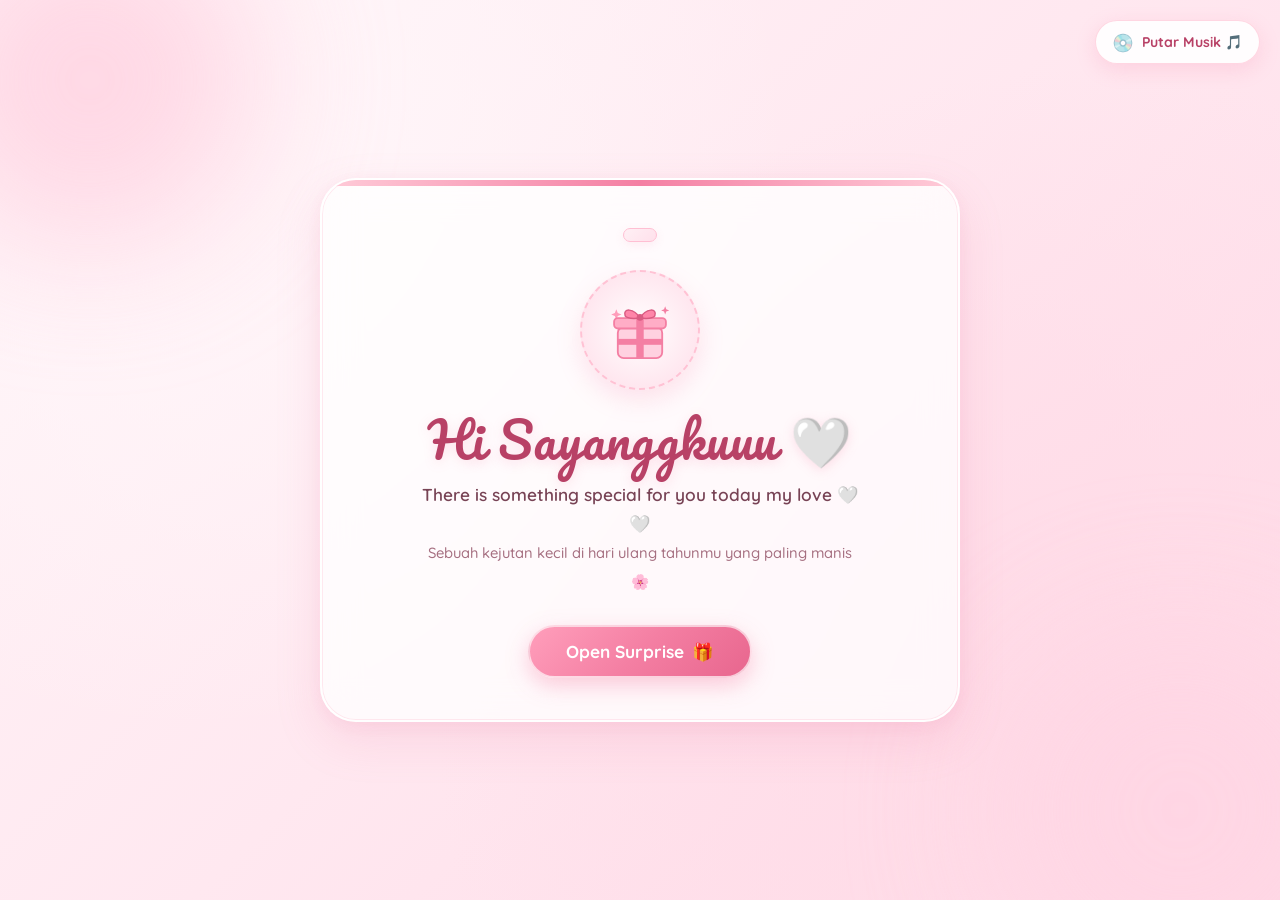
<file: index.html>
<!DOCTYPE html>
<html lang="id">
<head>
    <meta charset="UTF-8">
    <meta name="viewport" content="width=device-width, initial-scale=1.0">
    <title>Happy Birthday Sayanggkuuu 🤍🫶🏻</title>
    <link rel="stylesheet" href="style.css">
</head>
<body>

    <!-- Container Animasi Hati & Kelopak Sakura -->
    <div id="hearts-container"></div>

    <!-- Tombol Musik Mengambang -->
    <button id="music-btn" class="music-toggle" onclick="toggleBgMusic()">
        <span class="disc">💿</span>
        <span id="music-label">Putar Musik 🎵</span>
    </button>

    <!-- Audio Player -->
    <audio id="bg-music" loop>
        <source src="Party.mp3" type="audio/mpeg">
    </audio>

    <!-- HALAMAN 1: LAYAR AWAL -->
    <div id="page-1" class="container fade-in">
        <div class="welcome-card">
            <div class="ribbon-badge"></div>

            <!-- Ilustrasi Kado Pink Muda Custom SVG -->
            <div class="gift-illustration">
                <svg width="74" height="74" viewBox="0 0 100 100" fill="none" xmlns="http://www.w3.org/2000/svg">
                    <!-- Sparkles -->
                    <path d="M18 22L20 27L25 29L20 31L18 36L16 31L11 29L16 27L18 22Z" fill="#FF9EBB"/>
                    <path d="M84 18L85.5 22L89.5 23.5L85.5 25L84 29L82.5 25L78.5 23.5L82.5 22L84 18Z" fill="#F47FA3"/>
                    <!-- Kotak Kado Bawah -->
                    <rect x="20" y="46" width="60" height="42" rx="8" fill="#FFD1E0" stroke="#F47FA3" stroke-width="2.5"/>
                    <!-- Tutup Kado -->
                    <rect x="15" y="34" width="70" height="14" rx="5" fill="#FFADC6" stroke="#F47FA3" stroke-width="2.5"/>
                    <!-- Pita Vertikal & Horizontal -->
                    <rect x="45" y="34" width="10" height="54" fill="#F47FA3"/>
                    <rect x="20" y="62" width="60" height="8" fill="#F47FA3"/>
                    <!-- Pita Kupu-kupu Atas -->
                    <path d="M50 34C42 20 26 20 30 31C33 36 45 34 50 34Z" fill="#FF85A9" stroke="#D95B82" stroke-width="2"/>
                    <path d="M50 34C58 20 74 20 70 31C67 36 55 34 50 34Z" fill="#FF85A9" stroke="#D95B82" stroke-width="2"/>
                    <circle cx="50" cy="33" r="4.5" fill="#D95B82"/>
                </svg>
            </div>

            <h1 class="hero-title">Hi Sayanggkuuu 🤍</h1>
            <p class="hero-subtitle">
                There is something special for you today my love 🤍🤍<br>
                <span style="font-size: 0.92rem; color: var(--text-muted); font-weight: 500;">
                    Sebuah kejutan kecil di hari ulang tahunmu yang paling manis 🌸
                </span>
            </p>

            <button class="btn" onclick="startJourney()">
                <span>Open Surprise</span>
                <span>🎁</span>
            </button>
        </div>
    </div>

    <!-- Modal Passcode -->
    <div id="modal-passcode" class="modal-overlay hidden">
        <div class="modal-box" id="passcode-box">
            <button class="modal-close-x" onclick="closeModal('modal-passcode')" aria-label="Tutup">✕</button>
            <div class="ribbon-badge" style="margin-bottom: 10px;">🔐 Private Access</div>
            <h2 style="font-size: 1.9rem; margin-bottom: 6px;">Kode Rahasia 🩷</h2>
            <p style="font-size: 0.95rem; color: var(--text-body); font-weight: 600;">
                Masukkan 8 digit passcodenya yaa sayangg 🫶🏻
            </p>

            <!-- Indikator 8 Hati -->
            <div class="pin-dots" id="pin-dots">
                <div class="pin-dot">🤍</div>
                <div class="pin-dot">🤍</div>
                <div class="pin-dot">🤍</div>
                <div class="pin-dot">🤍</div>
                <div class="pin-dot">🤍</div>
                <div class="pin-dot">🤍</div>
                <div class="pin-dot">🤍</div>
                <div class="pin-dot">🤍</div>
            </div>

            <!-- Input Passcode -->
            <input
                type="password"
                inputmode="numeric"
                pattern="[0-9]*"
                maxlength="8"
                id="passcode-input"
                placeholder="Ketik 8 angka di sini..."
                oninput="autoCheckPasscode()"
            >

            <!-- Numpad Interaktif -->
            <div class="numpad">
                <button type="button" class="num-btn" onclick="pressDigit('1')">1</button>
                <button type="button" class="num-btn" onclick="pressDigit('2')">2</button>
                <button type="button" class="num-btn" onclick="pressDigit('3')">3</button>
                <button type="button" class="num-btn" onclick="pressDigit('4')">4</button>
                <button type="button" class="num-btn" onclick="pressDigit('5')">5</button>
                <button type="button" class="num-btn" onclick="pressDigit('6')">6</button>
                <button type="button" class="num-btn" onclick="pressDigit('7')">7</button>
                <button type="button" class="num-btn" onclick="pressDigit('8')">8</button>
                <button type="button" class="num-btn" onclick="pressDigit('9')">9</button>
                <button type="button" class="num-btn action-btn" onclick="clearDigits()">Reset</button>
                <button type="button" class="num-btn" onclick="pressDigit('0')">0</button>
                <button type="button" class="num-btn action-btn" onclick="backspaceDigit()">⌫</button>
            </div>

            <div id="error-msg" class="error-msg">
                Kodenya salah sayang, coba ingat-ingat lagi sayangg 😞😞
            </div>

            <button type="button" class="hint-toggle" onclick="toggleHint()">
                Lupa kodenya? Klik buat petunjuk 🤫
            </button>
            <div id="hint-box" class="hint-box hidden">
                💡 Format 8 angka (DDMMYYYY): Coba tanggal ulang tahunmu atau tanggal spesial kita berdua yaa sayangg 🩷
            </div>
        </div>
    </div>

    <script src="script.js"></script>
</body>
</html>
</file>
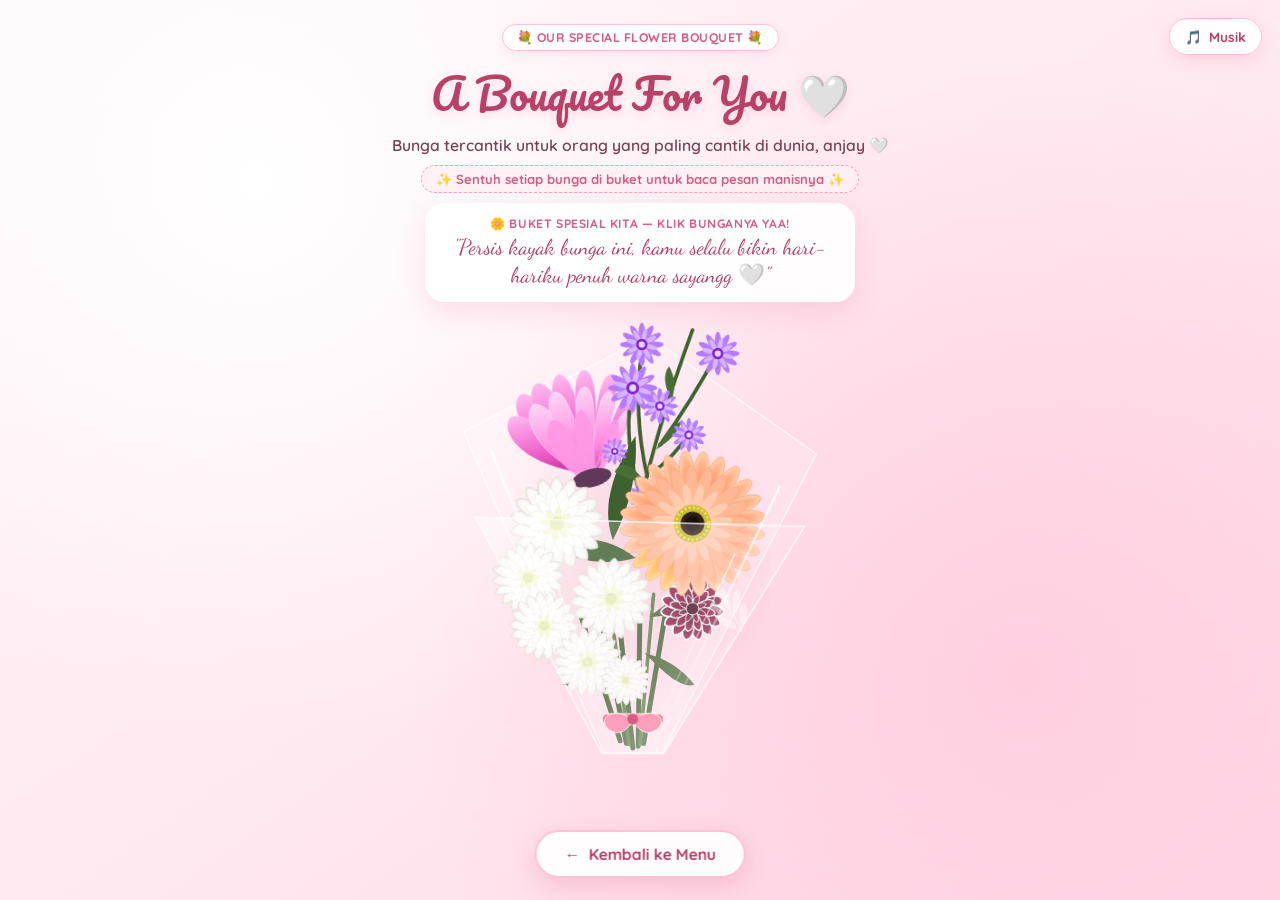
<file: h1.html>
<!DOCTYPE html>
<html lang="id">
<head>
    <meta charset="UTF-8">
    <meta name="viewport" content="width=device-width, initial-scale=1.0">
    <title>A Bouquet For You 💐 | Happy Birthday Sayanggkuuu 🤍</title>
    <link href="https://fonts.googleapis.com/css2?family=Dancing+Script:wght@700&family=Pacifico&family=Quicksand:wght@500;600;700&display=swap" rel="stylesheet">
    <style>
        :root {
            --bg-blush-1: #fff6f9;
            --bg-blush-2: #ffe8f0;
            --bg-blush-3: #ffd6e5;
            --pink-soft: #ffc2d4;
            --pink-pastel: #ff9ebb;
            --pink-primary: #f47fa3;
            --pink-deep: #d95b82;
            --text-heading: #b84166;
            --text-body: #784355;
        }

        * {
            box-sizing: border-box;
            margin: 0;
            padding: 0;
            -webkit-tap-highlight-color: transparent;
        }

        body {
            min-height: 100vh;
            background: radial-gradient(circle at 20% 20%, #ffffff 0%, transparent 45%),
                        radial-gradient(circle at 80% 75%, #ffcfe0 0%, transparent 50%),
                        linear-gradient(145deg, var(--bg-blush-1) 0%, var(--bg-blush-2) 55%, var(--bg-blush-3) 100%);
            font-family: 'Quicksand', sans-serif;
            color: var(--text-body);
            overflow-x: hidden;
            display: flex;
            flex-direction: column;
            align-items: center;
            padding: 20px 16px 100px;
            position: relative;
        }

        /* Floating Music Button */
        .music-toggle {
            position: fixed;
            top: 18px;
            right: 18px;
            z-index: 950;
            background: rgba(255, 255, 255, 0.9);
            backdrop-filter: blur(12px);
            border: 1.5px solid var(--pink-soft);
            color: var(--text-heading);
            padding: 9px 15px;
            border-radius: 50px;
            font-family: 'Quicksand', sans-serif;
            font-weight: 700;
            font-size: 0.85rem;
            cursor: pointer;
            display: flex;
            align-items: center;
            gap: 7px;
            box-shadow: 0 6px 18px rgba(244, 127, 163, 0.2);
            transition: all 0.3s ease;
        }
        .music-toggle:hover {
            transform: translateY(-2px);
            background: #fff;
        }

        /* Header Section */
        .header-box {
            text-align: center;
            z-index: 10;
            max-width: 540px;
            margin-top: 4px;
            animation: fadeDown 0.8s ease forwards;
        }

        @keyframes fadeDown {
            from { opacity: 0; transform: translateY(-15px); }
            to { opacity: 1; transform: translateY(0); }
        }

        .badge-top {
            display: inline-block;
            background: rgba(255, 255, 255, 0.88);
            border: 1px solid var(--pink-soft);
            color: var(--pink-deep);
            font-size: 0.78rem;
            font-weight: 700;
            padding: 5px 14px;
            border-radius: 999px;
            letter-spacing: 0.5px;
            text-transform: uppercase;
            margin-bottom: 6px;
            box-shadow: 0 4px 12px rgba(244, 127, 163, 0.12);
        }

        .title-text {
            font-family: 'Pacifico', cursive;
            font-size: clamp(1.95rem, 5.5vw, 2.6rem);
            color: var(--text-heading);
            text-shadow: 0 3px 10px rgba(244, 127, 163, 0.22);
            margin-bottom: 4px;
            font-weight: 400;
        }

        .subtitle {
            font-size: 0.98rem;
            color: var(--text-body);
            font-weight: 600;
            line-height: 1.45;
        }

        .interactive-hint {
            display: inline-flex;
            align-items: center;
            gap: 6px;
            margin-top: 8px;
            background: rgba(255, 240, 245, 0.92);
            border: 1px dashed var(--pink-pastel);
            color: var(--pink-deep);
            font-size: 0.82rem;
            font-weight: 700;
            padding: 5px 14px;
            border-radius: 999px;
        }

        /* Love Note Toast Card */
        .flower-note-card {
            margin-top: 10px;
            background: rgba(255, 255, 255, 0.92);
            backdrop-filter: blur(12px);
            border: 2px solid #ffffff;
            box-shadow: 0 10px 28px rgba(235, 120, 160, 0.2);
            padding: 11px 20px;
            border-radius: 20px;
            max-width: 430px;
            width: 94%;
            text-align: center;
            z-index: 20;
            transition: all 0.35s cubic-bezier(0.34, 1.56, 0.64, 1);
        }

        .flower-note-card.pop {
            transform: scale(1.04);
        }

        .flower-note-title {
            font-size: 0.76rem;
            font-weight: 700;
            color: var(--pink-deep);
            text-transform: uppercase;
            letter-spacing: 0.6px;
            margin-bottom: 2px;
        }

        .flower-note-text {
            font-family: 'Dancing Script', cursive;
            font-size: 1.35rem;
            color: var(--text-heading);
            line-height: 1.3;
        }

        /* Container Utama Buket (Mirip Buket Asli di Foto) */
        .bouquet-stage {
            position: relative;
            width: 380px;
            height: 490px;
            margin: 2px auto 6px;
            display: flex;
            justify-content: center;
            align-items: center;
            z-index: 10;
            animation: floatBouquet 4.5s ease-in-out infinite;
            will-change: transform;
        }

        @keyframes floatBouquet {
            0%, 100% { transform: translateY(0px) rotate(0deg); }
            50% { transform: translateY(-9px) rotate(0.8deg); }
        }

        .bouquet-stage::before {
            content: '';
            position: absolute;
            width: 260px;
            height: 320px;
            background: radial-gradient(circle, rgba(217, 91, 130, 0.24) 0%, rgba(217, 91, 130, 0) 70%);
            top: 52%;
            left: 50%;
            transform: translate(-50%, -50%);
            pointer-events: none;
            z-index: 0;
        }

        .bouquet-svg {
            width: 100%;
            height: 100%;
            overflow: visible;
            position: relative;
            z-index: 1;
        }

        .clickable-flower {
            cursor: pointer;
            transform-origin: 0px 0px;
            transition: transform 0.28s cubic-bezier(0.22, 1, 0.36, 1);
            will-change: transform;
        }

        .clickable-flower:hover {
            transform: scale(1.08);
        }

        .clickable-flower:active {
            transform: scale(0.96);
        }

        /* Kelopak Jatuh */
        .falling-petal {
            position: fixed;
            top: -50px;
            animation: fall linear infinite;
            pointer-events: none;
            z-index: 2;
        }

        @keyframes fall {
            0% {
                transform: translateY(0) translateX(0) rotate(0deg);
                opacity: 0;
            }
            15% {
                opacity: 0.85;
            }
            85% {
                opacity: 0.85;
            }
            100% {
                transform: translateY(110vh) translateX(35px) rotate(360deg);
                opacity: 0;
            }
        }

        /* Tombol Kembali */
        .btn-kembali {
            position: fixed;
            bottom: 22px;
            left: 50%;
            transform: translateX(-50%);
            z-index: 1000;
            background: rgba(255, 255, 255, 0.92);
            backdrop-filter: blur(12px);
            color: var(--text-heading);
            border: 2px solid var(--pink-soft);
            padding: 12px 28px;
            font-size: 0.98rem;
            font-family: 'Quicksand', sans-serif;
            font-weight: 700;
            border-radius: 999px;
            cursor: pointer;
            box-shadow: 0 8px 24px rgba(217, 91, 130, 0.22);
            transition: all 0.3s ease;
            display: inline-flex;
            align-items: center;
            gap: 8px;
        }

        .btn-kembali:hover {
            background: linear-gradient(135deg, #ff9ebb 0%, #f47fa3 100%);
            color: white;
            border-color: white;
            transform: translateX(-50%) translateY(-3px) scale(1.03);
            box-shadow: 0 12px 28px rgba(244, 127, 163, 0.4);
        }

        @media (max-width: 480px) {
            .bouquet-stage {
                width: 335px;
                height: 440px;
            }
            .flower-note-text {
                font-size: 1.22rem;
            }
        }
    </style>
</head>
<body>

    <!-- Musik Latar -->
    <button id="music-btn" class="music-toggle" onclick="toggleMusic()">
        <span id="music-icon">🎵</span>
        <span id="music-text">Musik</span>
    </button>
    <audio id="bg-music" loop>
        <source src="Party.mp3" type="audio/mpeg">
    </audio>

    <div class="header-box">
        <span class="badge-top">💐 Our Special Flower Bouquet 💐</span>
        <h1 class="title-text">A Bouquet For You 🤍</h1>
        <p class="subtitle">Bunga tercantik untuk orang yang paling cantik di dunia, anjay 🤍</p>
        <div class="interactive-hint">✨ Sentuh setiap bunga di buket untuk baca pesan manisnya ✨</div>
    </div>

    <!-- Kartu Pesan Bunga Interaktif -->
    <div class="flower-note-card" id="flower-note-card">
        <div class="flower-note-title" id="flower-name">🌼 Buket Spesial Kita — Klik bunganya yaa!</div>
        <div class="flower-note-text" id="flower-msg">"Persis kayak bunga ini, kamu selalu bikin hari-hariku penuh warna sayangg 🤍"</div>
    </div>

    <!-- REPLIKA BUKET BUNGA SESUAI FOTO ASLI:
         - Atas Kanan/Tengah: Tangkai tinggi bunga Peacock/Aster Ungu kecil
         - Kiri Atas: Krisan Pink-Lilac besar menghadap atas-samping
         - Kanan Tengah: Bunga Gerbera Peach-Oranye besar dengan tengah hitam-kuning
         - Kanan Bawah (di bawah Gerbera): Krisan Maroon gelap dengan pinggiran putih
         - Kiri & Tengah Bawah: Rangkaian 5 Bunga Krisan Putih fluffy
         - Pembungkus: Plastik Kaca Bening (Cellophane) mengkilap berbentuk kerucut -->
    <div class="bouquet-stage">
        <svg class="bouquet-svg" viewBox="0 0 420 520" xmlns="http://www.w3.org/2000/svg">
            <defs>
                <!-- Plastik Cellophane Belakang & Depan -->
                <linearGradient id="cello-back" x1="0%" y1="0%" x2="100%" y2="100%">
                    <stop offset="0%" stop-color="#ffffff" stop-opacity="0.38"/>
                    <stop offset="50%" stop-color="#fff0f5" stop-opacity="0.22"/>
                    <stop offset="100%" stop-color="#ffffff" stop-opacity="0.45"/>
                </linearGradient>

                <linearGradient id="cello-front" x1="0%" y1="0%" x2="100%" y2="80%">
                    <stop offset="0%" stop-color="#ffffff" stop-opacity="0.52"/>
                    <stop offset="30%" stop-color="#ffffff" stop-opacity="0.18"/>
                    <stop offset="65%" stop-color="#ffeef4" stop-opacity="0.28"/>
                    <stop offset="100%" stop-color="#ffffff" stop-opacity="0.58"/>
                </linearGradient>

                <linearGradient id="cello-shine" x1="0%" y1="0%" x2="0%" y2="100%">
                    <stop offset="0%" stop-color="#ffffff" stop-opacity="0.85"/>
                    <stop offset="100%" stop-color="#ffffff" stop-opacity="0"/>
                </linearGradient>

                <!-- 1. Gradasi Krisan Pink-Lilac (Kiri Atas) -->
                <linearGradient id="pink-mum-petal" x1="50%" y1="0%" x2="50%" y2="100%">
                    <stop offset="0%" stop-color="#ffb8ef"/>
                    <stop offset="55%" stop-color="#f062cd"/>
                    <stop offset="100%" stop-color="#b82594"/>
                </linearGradient>
                <linearGradient id="pink-mum-inner" x1="50%" y1="0%" x2="50%" y2="100%">
                    <stop offset="0%" stop-color="#ffd6f6"/>
                    <stop offset="65%" stop-color="#ff85e0"/>
                    <stop offset="100%" stop-color="#d43bad"/>
                </linearGradient>

                <!-- 2. Gradasi Gerbera Peach-Salmon-Orange (Kanan Tengah) -->
                <radialGradient id="gerbera-peach" cx="50%" cy="50%" r="50%">
                    <stop offset="20%" stop-color="#ff9970"/>
                    <stop offset="68%" stop-color="#ffb38a"/>
                    <stop offset="100%" stop-color="#ffd0a8"/>
                </radialGradient>
                <radialGradient id="gerbera-gold-tint" cx="50%" cy="50%" r="50%">
                    <stop offset="20%" stop-color="#f59e42"/>
                    <stop offset="75%" stop-color="#ffbe5c"/>
                    <stop offset="100%" stop-color="#ffd685"/>
                </radialGradient>

                <!-- 3. Gradasi Krisan Putih Fluffy -->
                <radialGradient id="white-mum-grad" cx="50%" cy="50%" r="50%">
                    <stop offset="0%" stop-color="#f2f4d9"/>
                    <stop offset="35%" stop-color="#ffffff"/>
                    <stop offset="80%" stop-color="#fbf9f7"/>
                    <stop offset="100%" stop-color="#e8e2dc"/>
                </radialGradient>

                <!-- 4. Gradasi Krisan Maroon Pinggiran Putih -->
                <linearGradient id="maroon-petal-grad" x1="50%" y1="0%" x2="50%" y2="100%">
                    <stop offset="0%" stop-color="#9e1f4e"/>
                    <stop offset="40%" stop-color="#6e1133"/>
                    <stop offset="100%" stop-color="#3d061a"/>
                </linearGradient>

                <!-- Bentuk Kelopak Reusable -->
                <!-- Kelopak Gerbera Runcing Halus -->
                <path id="gerbera-petal" d="M 0,0 C -6,-18 -8,-46 -2,-56 C 0,-59 2,-59 4,-56 C 10,-46 8,-18 0,0 Z"/>
                <!-- Kelopak Krisan Putih -->
                <path id="white-petal" d="M 0,0 C -8,-14 -10,-36 0,-42 C 10,-36 8,-14 0,0 Z"/>
                <path id="white-petal-curved" d="M 0,0 C -9,-12 -7,-34 2,-39 C 10,-33 7,-14 0,0 Z"/>
                <!-- Kelopak Krisan Maroon Bicolor (Pinggiran Putih) -->
                <path id="maroon-petal" d="M 0,0 C -8,-14 -9,-32 0,-36 C 9,-32 8,-14 0,0 Z"
                      fill="url(#maroon-petal-grad)" stroke="#ffffff" stroke-width="1.8"/>

                <!-- Bunga Aster / Peacock Ungu Kecil -->
                <g id="aster-bloom">
                    <g fill="#b57cff">
                        <ellipse cx="0" cy="-12" rx="3" ry="9" transform="rotate(0)"/>
                        <ellipse cx="0" cy="-12" rx="3" ry="9" transform="rotate(30)"/>
                        <ellipse cx="0" cy="-12" rx="3" ry="9" transform="rotate(60)"/>
                        <ellipse cx="0" cy="-12" rx="3" ry="9" transform="rotate(90)"/>
                        <ellipse cx="0" cy="-12" rx="3" ry="9" transform="rotate(120)"/>
                        <ellipse cx="0" cy="-12" rx="3" ry="9" transform="rotate(150)"/>
                        <ellipse cx="0" cy="-12" rx="3" ry="9" transform="rotate(180)"/>
                        <ellipse cx="0" cy="-12" rx="3" ry="9" transform="rotate(210)"/>
                        <ellipse cx="0" cy="-12" rx="3" ry="9" transform="rotate(240)"/>
                        <ellipse cx="0" cy="-12" rx="3" ry="9" transform="rotate(270)"/>
                        <ellipse cx="0" cy="-12" rx="3" ry="9" transform="rotate(300)"/>
                        <ellipse cx="0" cy="-12" rx="3" ry="9" transform="rotate(330)"/>
                    </g>
                    <g fill="#d8b4fe" transform="scale(0.75) rotate(15)">
                        <ellipse cx="0" cy="-12" rx="3" ry="9" transform="rotate(0)"/>
                        <ellipse cx="0" cy="-12" rx="3" ry="9" transform="rotate(45)"/>
                        <ellipse cx="0" cy="-12" rx="3" ry="9" transform="rotate(90)"/>
                        <ellipse cx="0" cy="-12" rx="3" ry="9" transform="rotate(135)"/>
                        <ellipse cx="0" cy="-12" rx="3" ry="9" transform="rotate(180)"/>
                        <ellipse cx="0" cy="-12" rx="3" ry="9" transform="rotate(225)"/>
                        <ellipse cx="0" cy="-12" rx="3" ry="9" transform="rotate(270)"/>
                        <ellipse cx="0" cy="-12" rx="3" ry="9" transform="rotate(315)"/>
                    </g>
                    <circle cx="0" cy="0" r="5.5" fill="#7e22ce"/>
                    <circle cx="0" cy="0" r="3" fill="#e9d5ff"/>
                </g>

                <!-- Template Krisan Putih Fluffy -->
                <g id="fluffy-white-mum">
                    <!-- Layer Luar -->
                    <g fill="url(#white-mum-grad)" stroke="#e6e1da" stroke-width="0.6">
                        <use href="#white-petal" transform="rotate(0)"/><use href="#white-petal" transform="rotate(20)"/>
                        <use href="#white-petal" transform="rotate(40)"/><use href="#white-petal" transform="rotate(60)"/>
                        <use href="#white-petal" transform="rotate(80)"/><use href="#white-petal" transform="rotate(100)"/>
                        <use href="#white-petal" transform="rotate(120)"/><use href="#white-petal" transform="rotate(140)"/>
                        <use href="#white-petal" transform="rotate(160)"/><use href="#white-petal" transform="rotate(180)"/>
                        <use href="#white-petal" transform="rotate(200)"/><use href="#white-petal" transform="rotate(220)"/>
                        <use href="#white-petal" transform="rotate(240)"/><use href="#white-petal" transform="rotate(260)"/>
                        <use href="#white-petal" transform="rotate(280)"/><use href="#white-petal" transform="rotate(300)"/>
                        <use href="#white-petal" transform="rotate(320)"/><use href="#white-petal" transform="rotate(340)"/>
                    </g>
                    <!-- Layer Tengah -->
                    <g fill="#ffffff" stroke="#ede8e1" stroke-width="0.6" transform="scale(0.82) rotate(10)">
                        <use href="#white-petal-curved" transform="rotate(0)"/><use href="#white-petal-curved" transform="rotate(24)"/>
                        <use href="#white-petal-curved" transform="rotate(48)"/><use href="#white-petal-curved" transform="rotate(72)"/>
                        <use href="#white-petal-curved" transform="rotate(96)"/><use href="#white-petal-curved" transform="rotate(120)"/>
                        <use href="#white-petal-curved" transform="rotate(144)"/><use href="#white-petal-curved" transform="rotate(168)"/>
                        <use href="#white-petal-curved" transform="rotate(192)"/><use href="#white-petal-curved" transform="rotate(216)"/>
                        <use href="#white-petal-curved" transform="rotate(240)"/><use href="#white-petal-curved" transform="rotate(264)"/>
                        <use href="#white-petal-curved" transform="rotate(288)"/><use href="#white-petal-curved" transform="rotate(312)"/>
                        <use href="#white-petal-curved" transform="rotate(336)"/>
                    </g>
                    <!-- Layer Dalam -->
                    <g fill="#ffffff" stroke="#e8e4cd" stroke-width="0.6" transform="scale(0.6) rotate(22)">
                        <use href="#white-petal" transform="rotate(0)"/><use href="#white-petal" transform="rotate(30)"/>
                        <use href="#white-petal" transform="rotate(60)"/><use href="#white-petal" transform="rotate(90)"/>
                        <use href="#white-petal" transform="rotate(120)"/><use href="#white-petal" transform="rotate(150)"/>
                        <use href="#white-petal" transform="rotate(180)"/><use href="#white-petal" transform="rotate(210)"/>
                        <use href="#white-petal" transform="rotate(240)"/><use href="#white-petal" transform="rotate(270)"/>
                        <use href="#white-petal" transform="rotate(300)"/><use href="#white-petal" transform="rotate(330)"/>
                    </g>
                    <!-- Inti Krem Kekuningan Lembut -->
                    <g fill="#f7f9d9" stroke="#dce3a8" stroke-width="0.6" transform="scale(0.35) rotate(8)">
                        <use href="#white-petal" transform="rotate(0)"/><use href="#white-petal" transform="rotate(45)"/>
                        <use href="#white-petal" transform="rotate(90)"/><use href="#white-petal" transform="rotate(135)"/>
                        <use href="#white-petal" transform="rotate(180)"/><use href="#white-petal" transform="rotate(225)"/>
                        <use href="#white-petal" transform="rotate(270)"/><use href="#white-petal" transform="rotate(315)"/>
                    </g>
                    <circle cx="0" cy="0" r="6" fill="#e6ecb5"/>
                </g>
            </defs>

            <!-- =================================================================
                 LAYER 1: PLASTIK CELLOPHANE BELAKANG
                 ================================================================= -->
            <polygon points="15,130 220,25 405,155 235,485 170,485"
                     fill="url(#cello-back)" stroke="rgba(255,255,255,0.75)" stroke-width="1.5"/>

            <!-- =================================================================
                 LAYER 2: BATANG & DAUN HIJAU DI DALAM BUKET
                 ================================================================= -->
            <!-- Batang Bawah di dalam Kerucut Plastik -->
            <g stroke="#3d5e2e" stroke-width="5.5" stroke-linecap="round" fill="none">
                <path d="M 165,330 L 195,475"/>
                <path d="M 185,320 L 202,480"/>
                <path d="M 210,320 L 208,478"/>
                <path d="M 240,320 L 214,475"/>
                <path d="M 145,335 L 188,472"/>
            </g>
            <g stroke="#557a40" stroke-width="4" stroke-linecap="round" fill="none">
                <path d="M 175,310 L 198,476"/>
                <path d="M 225,310 L 210,476"/>
            </g>

            <!-- Daun-daun Hijau Gelap di sela-sela bunga -->
            <g fill="#3f6130">
                <path d="M 180,250 C 165,210 185,165 205,135 C 208,175 198,215 180,250 Z"/>
                <path d="M 205,270 C 175,245 140,245 115,260 C 145,275 175,278 205,270 Z"/>
                <path d="M 220,335 C 250,335 280,320 300,295 C 270,300 245,315 220,335 Z"/>
                <path d="M 185,375 C 165,395 140,415 125,410 C 140,390 165,380 185,375 Z"/>
                <path d="M 215,375 C 235,395 255,415 270,410 C 255,390 235,380 215,375 Z"/>
            </g>

            <!-- =================================================================
                 LAYER 3: BUNGA 1 — KRISAN PINK-LILAC BESAR (KIRI ATAS, TAMPAK SAMPING-ATAS)
                 ================================================================= -->
            <g transform="translate(152, 162) rotate(-14)">
                <g class="clickable-flower" onclick="showFlowerNote(0)">
                    <!-- Kelopak Belakang Panjang Menjulang -->
                    <g fill="url(#pink-mum-petal)" stroke="#ffccf2" stroke-width="0.5">
                        <path d="M 0,15 C -55,-20 -75,-75 -55,-88 C -38,-92 -18,-45 0,15 Z"/>
                        <path d="M 0,15 C -42,-30 -55,-88 -34,-96 C -16,-95 -8,-45 0,15 Z"/>
                        <path d="M 0,15 C -24,-35 -28,-95 -8,-100 C 8,-96 6,-45 0,15 Z"/>
                        <path d="M 0,15 C -5,-35 2,-96 20,-98 C 36,-92 22,-40 0,15 Z"/>
                        <path d="M 0,15 C 15,-30 32,-88 48,-86 C 60,-78 38,-30 0,15 Z"/>
                        <path d="M 0,15 C 28,-20 55,-70 68,-62 C 76,-50 45,-12 0,15 Z"/>
                        <path d="M 0,15 C -68,-8 -88,-52 -72,-66 C -55,-74 -28,-32 0,15 Z"/>
                    </g>
                    <!-- Kelopak Tengah Lebih Terang -->
                    <g fill="url(#pink-mum-inner)" stroke="#ffe5f9" stroke-width="0.6">
                        <path d="M 0,18 C -48,-10 -62,-62 -44,-74 C -28,-78 -14,-35 0,18 Z"/>
                        <path d="M 0,18 C -28,-22 -36,-76 -18,-82 C -2,-82 -2,-35 0,18 Z"/>
                        <path d="M 0,18 C -8,-25 0,-80 16,-80 C 30,-76 16,-30 0,18 Z"/>
                        <path d="M 0,18 C 12,-20 28,-72 42,-68 C 52,-60 30,-20 0,18 Z"/>
                        <path d="M 0,18 C 25,-10 50,-50 58,-42 C 62,-30 35,-5 0,18 Z"/>
                    </g>
                    <!-- Kelopak Depan Melengkung -->
                    <g fill="#ff99e5" opacity="0.92">
                        <path d="M -8,20 C -35,0 -45,-42 -28,-52 C -15,-55 -6,-20 -2,20 Z"/>
                        <path d="M 0,22 C -12,-8 -10,-52 6,-56 C 18,-52 12,-15 4,22 Z"/>
                        <path d="M 8,20 C 18,-5 32,-42 42,-36 C 48,-28 28,2 8,20 Z"/>
                    </g>
                    <!-- Pangkal Kelopak Hijau-Ungu -->
                    <ellipse cx="0" cy="20" rx="22" ry="10" fill="#5e3a58"/>
                </g>
            </g>

            <!-- =================================================================
                 LAYER 4: BUNGA 2 — TANGKAI TINGGI BUNGA ASTER/PEACOCK UNGU (ATAS KANAN/TENGAH)
                 ================================================================= -->
            <g class="clickable-flower" style="transform-origin: 235px 110px;" onclick="showFlowerNote(1)">
                <!-- Batang Utama & Cabang Tinggi -->
                <g stroke="#3e6130" stroke-width="4" fill="none" stroke-linecap="round">
                    <path d="M 205,235 Q 225,135 268,18"/>
                    <path d="M 218,180 Q 202,110 212,42"/>
                    <path d="M 232,145 Q 268,95 296,42"/>
                    <path d="M 212,205 Q 195,155 198,108"/>
                    <path d="M 225,175 Q 250,155 262,135"/>
                </g>
                <!-- Daun Kecil Sepanjang Tangkai Aster -->
                <g fill="#486e38">
                    <path d="M 215,185 Q 192,155 182,175 Q 198,185 215,185 Z"/>
                    <path d="M 228,150 Q 252,135 256,118 Q 238,128 228,150 Z"/>
                    <path d="M 245,95 Q 232,72 242,58 Q 252,75 245,95 Z"/>
                </g>
                <!-- Kuntum-kuntum Bunga Aster Ungu sesuai foto -->
                <use href="#aster-bloom" transform="translate(212, 34) scale(1.15)"/>
                <use href="#aster-bloom" transform="translate(296, 44) scale(1.15)"/>
                <use href="#aster-bloom" transform="translate(202, 82) scale(1.3)"/>
                <use href="#aster-bloom" transform="translate(232, 102) scale(0.95)"/>
                <use href="#aster-bloom" transform="translate(264, 134) scale(0.9)"/>
                <use href="#aster-bloom" transform="translate(182, 152) scale(0.7)"/>
                <use href="#aster-bloom" transform="translate(215, 202) scale(0.8)"/>
            </g>

            <!-- =================================================================
                 LAYER 5: BUNGA 3 — KRISAN MAROON PINGGIRAN PUTIH (KANAN BAWAH)
                 ================================================================= -->
            <g transform="translate(268, 326) scale(0.98)">
                <g class="clickable-flower" onclick="showFlowerNote(2)">
                    <g>
                        <use href="#maroon-petal" transform="rotate(0)"/><use href="#maroon-petal" transform="rotate(24)"/>
                        <use href="#maroon-petal" transform="rotate(48)"/><use href="#maroon-petal" transform="rotate(72)"/>
                        <use href="#maroon-petal" transform="rotate(96)"/><use href="#maroon-petal" transform="rotate(120)"/>
                        <use href="#maroon-petal" transform="rotate(144)"/><use href="#maroon-petal" transform="rotate(168)"/>
                        <use href="#maroon-petal" transform="rotate(192)"/><use href="#maroon-petal" transform="rotate(216)"/>
                        <use href="#maroon-petal" transform="rotate(240)"/><use href="#maroon-petal" transform="rotate(264)"/>
                        <use href="#maroon-petal" transform="rotate(288)"/><use href="#maroon-petal" transform="rotate(312)"/>
                        <use href="#maroon-petal" transform="rotate(336)"/>
                    </g>
                    <g transform="scale(0.72) rotate(12)">
                        <use href="#maroon-petal" transform="rotate(0)"/><use href="#maroon-petal" transform="rotate(30)"/>
                        <use href="#maroon-petal" transform="rotate(60)"/><use href="#maroon-petal" transform="rotate(90)"/>
                        <use href="#maroon-petal" transform="rotate(120)"/><use href="#maroon-petal" transform="rotate(150)"/>
                        <use href="#maroon-petal" transform="rotate(180)"/><use href="#maroon-petal" transform="rotate(210)"/>
                        <use href="#maroon-petal" transform="rotate(240)"/><use href="#maroon-petal" transform="rotate(270)"/>
                        <use href="#maroon-petal" transform="rotate(300)"/><use href="#maroon-petal" transform="rotate(330)"/>
                    </g>
                    <g transform="scale(0.45) rotate(25)">
                        <use href="#maroon-petal" transform="rotate(0)"/><use href="#maroon-petal" transform="rotate(45)"/>
                        <use href="#maroon-petal" transform="rotate(90)"/><use href="#maroon-petal" transform="rotate(135)"/>
                        <use href="#maroon-petal" transform="rotate(180)"/><use href="#maroon-petal" transform="rotate(225)"/>
                        <use href="#maroon-petal" transform="rotate(270)"/><use href="#maroon-petal" transform="rotate(315)"/>
                    </g>
                    <circle cx="0" cy="0" r="7" fill="#3b0518" stroke="#ffffff" stroke-width="1"/>
                </g>
            </g>

            <!-- =================================================================
                 LAYER 6: BUNGA 4 — GERBERA PEACH-ORANYE BESAR (KANAN TENGAH)
                 ================================================================= -->
            <g transform="translate(268, 232) rotate(8) scale(1.38)">
                <g class="clickable-flower" onclick="showFlowerNote(3)">
                    <!-- Layer Kelopak Luar (Peach & Gold-Apricot) -->
                    <g fill="url(#gerbera-peach)" stroke="#ff8c61" stroke-width="0.4">
                        <use href="#gerbera-petal" transform="rotate(0)"/><use href="#gerbera-petal" transform="rotate(15)"/>
                        <use href="#gerbera-petal" transform="rotate(30)"/><use href="#gerbera-petal" transform="rotate(45)"/>
                        <use href="#gerbera-petal" transform="rotate(60)"/><use href="#gerbera-petal" transform="rotate(75)"/>
                        <use href="#gerbera-petal" transform="rotate(90)"/><use href="#gerbera-petal" transform="rotate(105)"/>
                        <use href="#gerbera-petal" transform="rotate(120)"/><use href="#gerbera-petal" transform="rotate(135)"/>
                        <use href="#gerbera-petal" transform="rotate(150)"/><use href="#gerbera-petal" transform="rotate(165)"/>
                        <use href="#gerbera-petal" transform="rotate(180)"/>
                        <!-- Sisi kiri bawah sedikit kuning keemasan seperti di foto -->
                        <use href="#gerbera-petal" fill="url(#gerbera-gold-tint)" transform="rotate(195)"/>
                        <use href="#gerbera-petal" fill="url(#gerbera-gold-tint)" transform="rotate(210)"/>
                        <use href="#gerbera-petal" fill="url(#gerbera-gold-tint)" transform="rotate(225)"/>
                        <use href="#gerbera-petal" transform="rotate(240)"/><use href="#gerbera-petal" transform="rotate(255)"/>
                        <use href="#gerbera-petal" transform="rotate(270)"/><use href="#gerbera-petal" transform="rotate(285)"/>
                        <use href="#gerbera-petal" transform="rotate(300)"/><use href="#gerbera-petal" transform="rotate(315)"/>
                        <use href="#gerbera-petal" transform="rotate(330)"/><use href="#gerbera-petal" transform="rotate(345)"/>
                    </g>
                    <!-- Layer Kelopak Tengah -->
                    <g fill="#ffb894" stroke="#ff986e" stroke-width="0.4" transform="scale(0.8) rotate(7.5)">
                        <use href="#gerbera-petal" transform="rotate(0)"/><use href="#gerbera-petal" transform="rotate(18)"/>
                        <use href="#gerbera-petal" transform="rotate(36)"/><use href="#gerbera-petal" transform="rotate(54)"/>
                        <use href="#gerbera-petal" transform="rotate(72)"/><use href="#gerbera-petal" transform="rotate(90)"/>
                        <use href="#gerbera-petal" transform="rotate(108)"/><use href="#gerbera-petal" transform="rotate(126)"/>
                        <use href="#gerbera-petal" transform="rotate(144)"/><use href="#gerbera-petal" transform="rotate(162)"/>
                        <use href="#gerbera-petal" transform="rotate(180)"/><use href="#gerbera-petal" transform="rotate(198)"/>
                        <use href="#gerbera-petal" transform="rotate(216)"/><use href="#gerbera-petal" transform="rotate(234)"/>
                        <use href="#gerbera-petal" transform="rotate(252)"/><use href="#gerbera-petal" transform="rotate(270)"/>
                        <use href="#gerbera-petal" transform="rotate(288)"/><use href="#gerbera-petal" transform="rotate(306)"/>
                        <use href="#gerbera-petal" transform="rotate(324)"/><use href="#gerbera-petal" transform="rotate(342)"/>
                    </g>
                    <!-- Layer Kelopak Dalam Kecil -->
                    <g fill="#ffccb0" transform="scale(0.55) rotate(4)">
                        <use href="#gerbera-petal" transform="rotate(0)"/><use href="#gerbera-petal" transform="rotate(24)"/>
                        <use href="#gerbera-petal" transform="rotate(48)"/><use href="#gerbera-petal" transform="rotate(72)"/>
                        <use href="#gerbera-petal" transform="rotate(96)"/><use href="#gerbera-petal" transform="rotate(120)"/>
                        <use href="#gerbera-petal" transform="rotate(144)"/><use href="#gerbera-petal" transform="rotate(168)"/>
                        <use href="#gerbera-petal" transform="rotate(192)"/><use href="#gerbera-petal" transform="rotate(216)"/>
                        <use href="#gerbera-petal" transform="rotate(240)"/><use href="#gerbera-petal" transform="rotate(264)"/>
                        <use href="#gerbera-petal" transform="rotate(288)"/><use href="#gerbera-petal" transform="rotate(312)"/>
                        <use href="#gerbera-petal" transform="rotate(336)"/>
                    </g>
                    <!-- Mata Tengah Gerbera (Cincin Kuning-Hijau + Inti Coklat Gelap) -->
                    <circle cx="0" cy="0" r="15" fill="#c9be38"/>
                    <circle cx="0" cy="0" r="13" fill="none" stroke="#fae55a" stroke-width="2.2" stroke-dasharray="1.5,2"/>
                    <circle cx="0" cy="0" r="9.5" fill="#2e1d14"/>
                    <circle cx="0" cy="0" r="6" fill="#1a0f0a"/>
                </g>
            </g>

            <!-- =================================================================
                 LAYER 7: RANGKAIAN 5 BUNGA KRISAN PUTIH FLUFFY (KIRI, TENGAH, BAWAH)
                 ================================================================= -->
            <!-- Putih 1: Besar di Kiri Tengah (Tepat di bawah Krisan Pink) -->
            <g transform="translate(118, 232) scale(1.25)">
                <g class="clickable-flower" onclick="showFlowerNote(4)">
                    <use href="#fluffy-white-mum"/>
                </g>
            </g>

            <!-- Putih 2: Kiri Agak Bawah -->
            <g transform="translate(86, 292) rotate(-15) scale(0.95)">
                <g class="clickable-flower" onclick="showFlowerNote(5)">
                    <use href="#fluffy-white-mum"/>
                </g>
            </g>

            <!-- Putih 3: Kiri Bawah -->
            <g transform="translate(104, 345) rotate(12) scale(0.92)">
                <g class="clickable-flower" onclick="showFlowerNote(5)">
                    <use href="#fluffy-white-mum"/>
                </g>
            </g>

            <!-- Putih 4: Tengah Utama -->
            <g transform="translate(178, 315) rotate(5) scale(1.08)">
                <g class="clickable-flower" onclick="showFlowerNote(6)">
                    <use href="#fluffy-white-mum"/>
                </g>
            </g>

            <!-- Putih 5: Bawah Tengah -->
            <g transform="translate(152, 385) rotate(-8) scale(0.92)">
                <g class="clickable-flower" onclick="showFlowerNote(7)">
                    <use href="#fluffy-white-mum"/>
                </g>
            </g>

            <!-- Putih 6 (Kecil di Paling Bawah Kanan Tengah seperti di foto) -->
            <g transform="translate(194, 405) rotate(18) scale(0.66)">
                <g class="clickable-flower" onclick="showFlowerNote(7)">
                    <use href="#fluffy-white-mum"/>
                </g>
            </g>

            <!-- =================================================================
                 LAYER 8: PLASTIK CELLOPHANE BENING DEPAN (EFEK KILAP KACA)
                 ================================================================= -->
            <g pointer-events="none">
                <!-- Lembaran Plastik Depan -->
                <polygon points="28,225 392,235 236,486 168,486"
                         fill="url(#cello-front)" stroke="rgba(255,255,255,0.85)" stroke-width="1.5"/>

                <!-- Motif Daun Putih Transparan di Plastik Kanan (Persis seperti di foto) -->
                <g fill="rgba(255,255,255,0.42)" transform="translate(302, 312) rotate(-28)">
                    <ellipse cx="0" cy="0" rx="5" ry="16"/>
                    <ellipse cx="-10" cy="12" rx="4.5" ry="13" transform="rotate(-32 -10 12)"/>
                    <ellipse cx="10" cy="12" rx="4.5" ry="13" transform="rotate(32 10 12)"/>
                    <ellipse cx="-10" cy="28" rx="4.5" ry="12" transform="rotate(-32 -10 28)"/>
                    <ellipse cx="10" cy="28" rx="4.5" ry="12" transform="rotate(32 10 28)"/>
                    <line x1="0" y1="0" x2="0" y2="45" stroke="rgba(255,255,255,0.5)" stroke-width="2"/>
                </g>

                <!-- Garis-garis Lipatan & Pantulan Cahaya Plastik Bening -->
                <line x1="45" y1="150" x2="178" y2="480" stroke="url(#cello-shine)" stroke-width="3"/>
                <line x1="95" y1="240" x2="188" y2="480" stroke="url(#cello-shine)" stroke-width="1.8"/>
                <line x1="365" y1="190" x2="226" y2="480" stroke="url(#cello-shine)" stroke-width="2.5"/>
                <line x1="315" y1="265" x2="216" y2="480" stroke="url(#cello-shine)" stroke-width="1.5"/>

                <!-- Pita Pengikat di Bagian Bawah Buket -->
                <g transform="translate(202, 448)">
                    <rect x="-34" y="-6" width="68" height="12" rx="6" fill="#f47fa3" stroke="#ffffff" stroke-width="1"/>
                    <path d="M 0,0 C -28,-18 -42,6 -22,14 C -10,18 -3,6 0,2 Z" fill="#ff9ebb" stroke="#ffffff" stroke-width="1"/>
                    <path d="M 0,0 C 28,-18 42,6 22,14 C 10,18 3,6 0,2 Z" fill="#ff9ebb" stroke="#ffffff" stroke-width="1"/>
                    <circle cx="0" cy="0" r="6" fill="#d95b82"/>
                </g>
            </g>
        </svg>
    </div>

    <!-- Tombol Kembali -->
    <button class="btn-kembali" onclick="window.location.href='menu.html'">
        <span>←</span>
        <span>Kembali ke Menu</span>
    </button>

    <script>
        const flowerMessages = [
            {
                name: "🌸 Krisan Pink-Lilac — Manis & Anggun",
                msg: '"Bunga pink besar ini cantik banget, tapi tetap kalah manis sama senyum kamu waktu kita jalan bareng 🩷"'
            },
            {
                name: "💜 Bunga Peacock Ungu — Spesial di Hatiku",
                msg: '"Selamat ulang tahun sayanggkuuu! Semoga semua hal indah selalu mengelilingi hari-hari kamu ✨"'
            },
            {
                name: "🌺 Krisan Maroon Putih — Elegan & Unik",
                msg: '"Terima kasih udah hadir di hidupku dan bikin semuanya terasa jauh lebih berarti 🤍"'
            },
            {
                name: "🌼 Gerbera Peach-Orange — Kehangatan & Ceria",
                msg: '"Warna bunga ini secerah dan sehangat tawa kamu. Jangan pernah berhenti senyum yaa cantikkuuu 🫶🏻"'
            },
            {
                name: "🤍 Krisan Putih — Cinta yang Tulus",
                msg: '"Bunga tercantik untuk orang yang paling cantik di dunia, anjay! Sayang kamu banyak-banyak 🤍"'
            },
            {
                name: "🤍 White Mum — Kesabaran & Kasih Sayang",
                msg: '"Semoga di umur yang baru ini kamu makin bahagia, sehat selalu, dan makin sayang sama aku 😝🩷"'
            },
            {
                name: "🤍 Mekar Putih — Doa Terbaik Untukmu",
                msg: '"Apa pun cita-cita dan harapan yang lagi kamu kejar sekarang, aku selalu dukung dan doain dari sini ✨"'
            },
            {
                name: "💐 Buket Kita — Kenangan Manis",
                msg: '"Happy Birthday Asy Syifa Qalbiyah! Semoga suka sama kejutan kecil ini yaa sayanggkuuu 🎂🩷"'
            }
        ];

        function showFlowerNote(index) {
            const card = document.getElementById('flower-note-card');
            const nameEl = document.getElementById('flower-name');
            const msgEl = document.getElementById('flower-msg');
            const item = flowerMessages[index % flowerMessages.length];

            card.classList.remove('pop');
            void card.offsetWidth;
            card.classList.add('pop');

            nameEl.innerText = item.name;
            msgEl.innerText = item.msg;
        }

        // Kelopak Bunga Jatuh
        function startFallingPetals() {
            const petals = ['🌸', '🤍', '🩷', '✨'];
            setInterval(() => {
                const petalDiv = document.createElement('div');
                petalDiv.classList.add('falling-petal');
                petalDiv.innerText = petals[Math.floor(Math.random() * petals.length)];
                petalDiv.style.left = (Math.random() * 96 + 2) + 'vw';
                petalDiv.style.fontSize = (14 + Math.random() * 12) + 'px';
                petalDiv.style.animationDuration = (5 + Math.random() * 5) + 's';
                document.body.appendChild(petalDiv);
                setTimeout(() => petalDiv.remove(), 10000);
            }, 650);
        }

        // Kontrol Musik Latar
        function toggleMusic() {
            const music = document.getElementById('bg-music');
            const icon = document.getElementById('music-icon');
            const text = document.getElementById('music-text');
            if (music.paused) {
                music.volume = 0.5;
                music.play().then(() => {
                    icon.innerText = '🎶';
                    text.innerText = 'Playing';
                    sessionStorage.setItem('bday_music_playing', '1');
                }).catch(() => {});
            } else {
                music.pause();
                icon.innerText = '🎵';
                text.innerText = 'Musik';
                sessionStorage.setItem('bday_music_playing', '0');
            }
        }

        window.addEventListener('DOMContentLoaded', () => {
            startFallingPetals();
            try {
                const visited = JSON.parse(localStorage.getItem('bday_visited_pages') || '[]');
                if (!visited.includes('h1.html')) {
                    visited.push('h1.html');
                    localStorage.setItem('bday_visited_pages', JSON.stringify(visited));
                }
            } catch {}

            const music = document.getElementById('bg-music');
            if (sessionStorage.getItem('bday_music_playing') === '1') {
                music.volume = 0.5;
                music.play().then(() => {
                    document.getElementById('music-icon').innerText = '🎶';
                    document.getElementById('music-text').innerText = 'Playing';
                }).catch(() => {});
            }
        });
    </script>
</body>
</html>
</file>
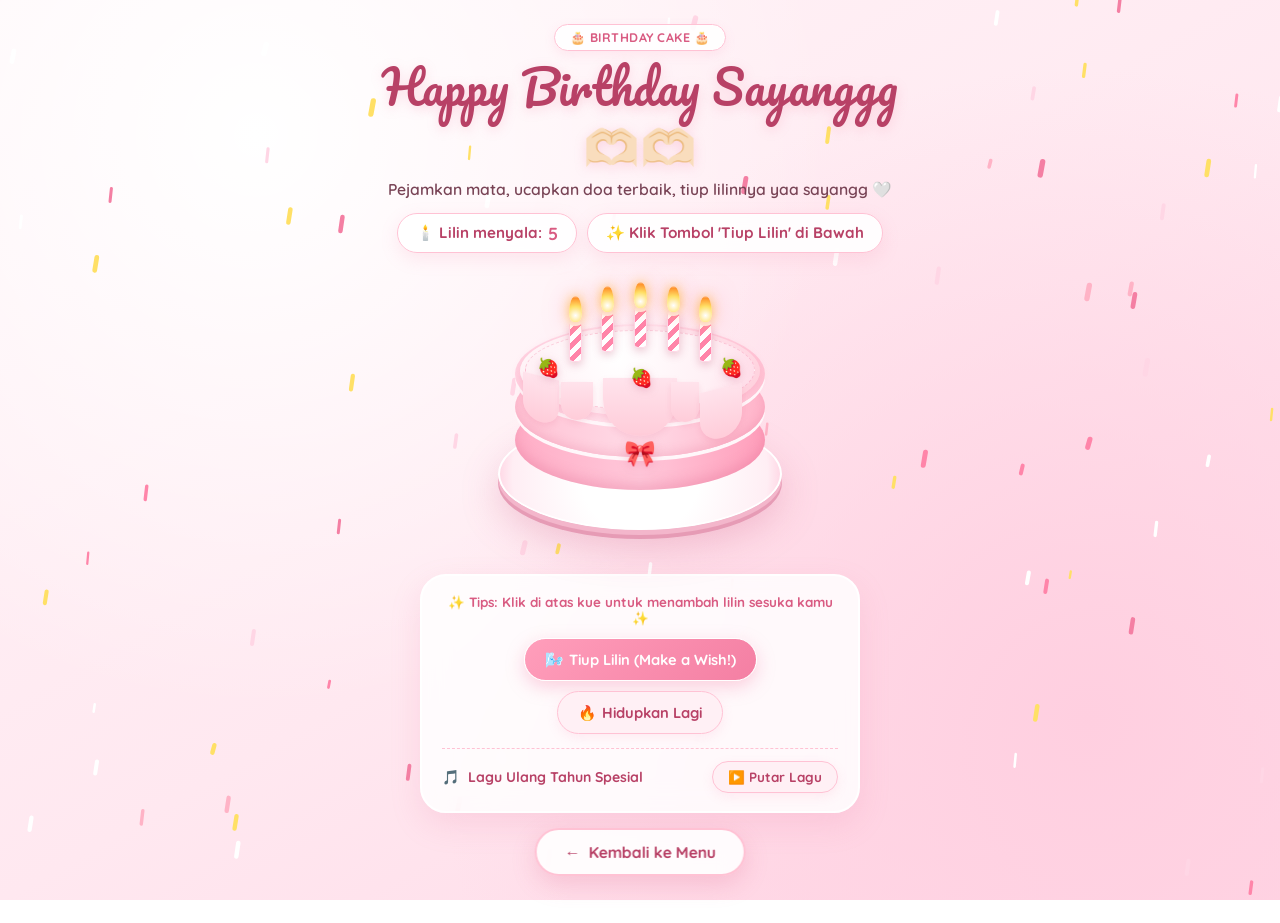
<file: h2.html>
<!DOCTYPE html>
<html lang="id">
<head>
    <meta charset="UTF-8" />
    <title>Make a Wish 🎂 | Happy Birthday Sayanggkuu 🎉</title>
    <meta name="viewport" content="width=device-width, initial-scale=1.0" />
    <link href="https://fonts.googleapis.com/css2?family=Dancing+Script:wght@700&family=Pacifico&family=Quicksand:wght@500;600;700&display=swap" rel="stylesheet">
    <style>
        :root {
            --bg-blush-1: #fff6f9;
            --bg-blush-2: #ffe8f0;
            --bg-blush-3: #ffd6e5;
            --pink-soft: #ffc2d4;
            --pink-pastel: #ff9ebb;
            --pink-primary: #f47fa3;
            --pink-deep: #d95b82;
            --text-heading: #b84166;
            --text-body: #784355;
        }

        * {
            box-sizing: border-box;
            margin: 0;
            padding: 0;
            -webkit-tap-highlight-color: transparent;
        }

        body {
            min-height: 100vh;
            background: radial-gradient(circle at 20% 15%, #ffffff 0%, transparent 45%),
                        radial-gradient(circle at 85% 80%, #ffcfe0 0%, transparent 50%),
                        linear-gradient(150deg, var(--bg-blush-1) 0%, var(--bg-blush-2) 55%, var(--bg-blush-3) 100%);
            background-attachment: fixed;
            overflow-x: hidden;
            font-family: 'Quicksand', sans-serif;
            color: var(--text-body);
            display: flex;
            flex-direction: column;
            align-items: center;
            padding: 24px 16px 110px;
            position: relative;
        }

        #confettiCanvas {
            position: fixed;
            inset: 0;
            width: 100vw;
            height: 100vh;
            z-index: 1;
            pointer-events: none;
        }

        .page-wrap {
            position: relative;
            z-index: 10;
            width: 100%;
            max-width: 560px;
            display: flex;
            flex-direction: column;
            align-items: center;
            text-align: center;
        }

        .badge-top {
            display: inline-block;
            background: rgba(255, 255, 255, 0.88);
            border: 1px solid var(--pink-soft);
            color: var(--pink-deep);
            font-size: 0.78rem;
            font-weight: 700;
            padding: 5px 15px;
            border-radius: 999px;
            letter-spacing: 0.5px;
            text-transform: uppercase;
            margin-bottom: 8px;
            box-shadow: 0 4px 12px rgba(244, 127, 163, 0.12);
        }

        .happy-birthday-banner {
            font-size: clamp(2rem, 6vw, 2.85rem);
            font-family: 'Pacifico', cursive;
            color: var(--text-heading);
            text-shadow: 0 3px 12px rgba(244, 127, 163, 0.25);
            margin-bottom: 6px;
            line-height: 1.25;
        }

        .subtitle-wish {
            font-size: 0.98rem;
            font-weight: 600;
            color: var(--text-body);
            margin-bottom: 14px;
        }

        .status-pills {
            display: flex;
            flex-wrap: wrap;
            justify-content: center;
            gap: 10px;
            margin-bottom: 12px;
        }

        .candle-count-display {
            font-size: 0.95rem;
            font-weight: 700;
            background: rgba(255, 255, 255, 0.9);
            backdrop-filter: blur(10px);
            padding: 8px 18px;
            border-radius: 999px;
            border: 1.5px solid var(--pink-soft);
            color: var(--text-heading);
            box-shadow: 0 6px 18px rgba(244, 127, 163, 0.15);
            display: inline-flex;
            align-items: center;
            gap: 6px;
        }

        .candle-count-display span {
            font-weight: 700;
            color: var(--pink-deep);
            font-size: 1.1rem;
        }

        /* Wish Banner (Muncul saat semua lilin mati) */
        .wish-success-card {
            background: rgba(255, 255, 255, 0.94);
            border: 2px solid #ffffff;
            box-shadow: 0 14px 32px rgba(235, 115, 155, 0.25);
            border-radius: 24px;
            padding: 16px 22px;
            margin: 6px 0 12px;
            max-width: 440px;
            display: none;
            animation: popIn 0.5s cubic-bezier(0.34, 1.56, 0.64, 1) forwards;
        }

        .wish-success-card.show {
            display: block;
        }

        @keyframes popIn {
            from { opacity: 0; transform: scale(0.88) translateY(10px); }
            to { opacity: 1; transform: scale(1) translateY(0); }
        }

        .wish-success-title {
            font-family: 'Dancing Script', cursive;
            font-size: 1.65rem;
            color: var(--text-heading);
            margin-bottom: 4px;
        }

        .wish-success-text {
            font-size: 0.92rem;
            font-weight: 600;
            color: var(--text-body);
            line-height: 1.5;
        }

        /* ================= PASTEL PINK COQUETTE CAKE ================= */
        .cake-stage {
            position: relative;
            width: 300px;
            height: 255px;
            margin: 32px auto 14px;
            display: flex;
            justify-content: center;
            align-items: center;
        }

        .cake {
            position: relative;
            width: 250px;
            height: 200px;
            cursor: pointer;
            z-index: 5;
            user-select: none;
        }

        /* Piring Porselen Putih Pink */
        .plate {
            width: 284px;
            height: 112px;
            position: absolute;
            bottom: -6px;
            left: -17px;
            background: radial-gradient(circle, #ffffff 40%, #ffeef4 85%, #ffc9dc 100%);
            border-radius: 50%;
            border: 2px solid #ffffff;
            box-shadow: 0 5px 0 #f3b6cb, 0 9px 0 #e69bb5, 0 18px 38px rgba(205, 90, 130, 0.28);
        }

        .layer {
            display: block;
            width: 250px;
            height: 100px;
            border-radius: 50%;
            position: absolute;
        }

        .layer-bottom {
            top: 66px;
            background: linear-gradient(90deg, #ffadc6 0%, #ffc8da 50%, #ff9ebb 100%);
            box-shadow: inset 0 -6px 12px rgba(217, 91, 130, 0.25);
        }

        .layer-middle {
            top: 33px;
            background: linear-gradient(90deg, #ffc2d4 0%, #ffdbe7 50%, #ffb3c9 100%);
            box-shadow: 0 4px 0 #fff7fa, inset 0 -4px 10px rgba(217, 91, 130, 0.18);
        }

        .layer-top {
            top: 0;
            background: linear-gradient(90deg, #ffd1e0 0%, #ffe6ef 50%, #ffc2d4 100%);
            box-shadow: 0 4px 0 #fff7fa;
        }

        .icing {
            top: 2px;
            left: 5px;
            background: linear-gradient(135deg, #fff8fa 0%, #ffe3ec 55%, #ffccd9 100%);
            width: 240px;
            height: 90px;
            border-radius: 50%;
            position: absolute;
            z-index: 1;
            box-shadow: 0 3px 8px rgba(244, 127, 163, 0.22);
        }

        .icing::before {
            content: "";
            position: absolute;
            top: 4px;
            right: 5px;
            bottom: 6px;
            left: 5px;
            background: radial-gradient(circle at 40% 35%, #ffffff 0%, #fff0f5 65%, #ffd9e6 100%);
            border-radius: 50%;
            border: 1.5px dashed rgba(244, 127, 163, 0.35);
            z-index: 1;
        }

        .drip {
            width: 46px;
            height: 56px;
            border-bottom-left-radius: 25px;
            border-bottom-right-radius: 25px;
            background: linear-gradient(180deg, #ffe3ec 0%, #ffccd9 100%);
            position: absolute;
            z-index: 2;
            box-shadow: 0 3px 6px rgba(217, 91, 130, 0.14);
        }

        .drip1 {
            top: 52px;
            left: 8px;
            transform: skewY(14deg);
            height: 46px;
            width: 36px;
        }

        .drip2 {
            top: 64px;
            left: 185px;
            transform: skewY(-14deg);
            height: 50px;
            width: 42px;
        }

        .drip3 {
            top: 54px;
            left: 88px;
            width: 74px;
            height: 58px;
            border-bottom-left-radius: 38px;
            border-bottom-right-radius: 38px;
        }

        .drip4 {
            top: 58px;
            left: 46px;
            width: 32px;
            height: 38px;
        }

        .drip5 {
            top: 58px;
            left: 156px;
            width: 28px;
            height: 40px;
        }

        /* Dekorasi Stroberi & Pita di Kue */
        .cake-decor {
            position: absolute;
            z-index: 3;
            font-size: 1.15rem;
            pointer-events: none;
            filter: drop-shadow(0 2px 4px rgba(184, 65, 102, 0.25));
        }

        .cake-ribbon-front {
            position: absolute;
            top: 112px;
            left: 50%;
            transform: translateX(-50%);
            z-index: 4;
            font-size: 1.6rem;
            pointer-events: none;
            filter: drop-shadow(0 3px 6px rgba(217, 91, 130, 0.3));
        }

        /* Lilin Pastel Pink & Putih */
        .candle {
            background: repeating-linear-gradient(
                -45deg,
                #ffffff,
                #ffffff 5px,
                #ff85a9 5px,
                #ff85a9 10px
            );
            width: 13px;
            height: 40px;
            border-radius: 6px / 3px;
            position: absolute;
            z-index: 10;
            box-shadow: 0 3px 8px rgba(184, 65, 102, 0.28);
            border: 1px solid #ffd6e5;
            transition: transform 0.2s ease;
        }

        .candle::before {
            content: "";
            position: absolute;
            top: -2px;
            left: 0;
            width: 11px;
            height: 5px;
            border-radius: 50%;
            background-color: #fff0f5;
        }

        .flame {
            position: absolute;
            background: radial-gradient(circle at 50% 75%, #ffffff 0%, #ffe066 45%, #ff922b 85%, rgba(255,146,43,0) 100%);
            width: 13px;
            height: 26px;
            border-radius: 50% 50% 35% 35% / 65% 65% 35% 35%;
            top: -27px;
            left: 50%;
            margin-left: -6.5px;
            z-index: 11;
            box-shadow: 0 0 12px rgba(255, 185, 50, 0.8), 0 0 24px rgba(255, 133, 169, 0.5);
            animation: flicker 0.9s ease-in-out alternate infinite;
            transform-origin: 50% 90%;
        }

        .candle.out .flame {
            display: none;
        }

        /* Efek Asap saat Lilin Ditiup */
        .smoke {
            position: absolute;
            top: -22px;
            left: 50%;
            width: 8px;
            height: 8px;
            border-radius: 50%;
            background: rgba(200, 175, 185, 0.65);
            filter: blur(2px);
            opacity: 0;
            pointer-events: none;
        }

        .candle.out .smoke {
            animation: smokeRise 1.6s ease-out forwards;
        }

        @keyframes smokeRise {
            0% { transform: translate(-50%, 0) scale(0.8); opacity: 0.85; }
            100% { transform: translate(-50%, -32px) scale(2.4); opacity: 0; }
        }

        @keyframes flicker {
            0% { transform: skewX(4deg) scaleY(1); }
            25% { transform: skewX(-4deg) scaleY(1.05); }
            50% { transform: skewX(7deg) scaleY(0.96); }
            75% { transform: skewX(-6deg) scaleY(1.04); }
            100% { transform: skewX(3deg) scaleY(1); }
        }

        /* Action Controls */
        .controls-panel {
            background: rgba(255, 255, 255, 0.84);
            backdrop-filter: blur(14px);
            border: 2px solid #ffffff;
            border-radius: 26px;
            padding: 18px 20px;
            box-shadow: 0 12px 30px rgba(235, 125, 165, 0.18);
            width: 100%;
            max-width: 440px;
            margin-top: 8px;
        }

        .hint-click-cake {
            font-size: 0.84rem;
            color: var(--pink-deep);
            font-weight: 700;
            margin-bottom: 12px;
        }

        .btn-row {
            display: flex;
            flex-wrap: wrap;
            justify-content: center;
            gap: 10px;
        }

        .action-btn {
            background: linear-gradient(135deg, #ff9ebb 0%, #f47fa3 100%);
            color: white;
            border: 1.5px solid #ffffff;
            padding: 11px 20px;
            border-radius: 999px;
            font-family: 'Quicksand', sans-serif;
            font-weight: 700;
            font-size: 0.92rem;
            cursor: pointer;
            box-shadow: 0 6px 18px rgba(244, 127, 163, 0.35);
            transition: all 0.25s ease;
            display: inline-flex;
            align-items: center;
            gap: 6px;
        }

        .action-btn:hover {
            transform: translateY(-2px) scale(1.03);
            box-shadow: 0 10px 22px rgba(244, 127, 163, 0.45);
        }

        .action-btn.soft {
            background: #fff0f5;
            color: var(--text-heading);
            border: 1.5px solid var(--pink-soft);
            box-shadow: 0 4px 12px rgba(244, 127, 163, 0.12);
        }

        .action-btn.soft:hover {
            background: #ffe0eb;
        }

        /* Custom Audio Card */
        .audio-card {
            margin-top: 14px;
            padding-top: 12px;
            border-top: 1px dashed var(--pink-soft);
            display: flex;
            align-items: center;
            justify-content: space-between;
            gap: 10px;
        }

        .audio-info {
            display: flex;
            align-items: center;
            gap: 8px;
            font-size: 0.88rem;
            font-weight: 700;
            color: var(--text-heading);
        }

        /* Tombol Kembali */
        .btn-kembali {
            position: fixed;
            bottom: 24px;
            left: 50%;
            transform: translateX(-50%);
            z-index: 1000;
            background: rgba(255, 255, 255, 0.9);
            backdrop-filter: blur(12px);
            color: var(--text-heading);
            border: 2px solid var(--pink-soft);
            padding: 12px 28px;
            font-size: 0.98rem;
            font-family: 'Quicksand', sans-serif;
            font-weight: 700;
            border-radius: 999px;
            cursor: pointer;
            box-shadow: 0 8px 24px rgba(217, 91, 130, 0.22);
            transition: all 0.3s ease;
            display: inline-flex;
            align-items: center;
            gap: 8px;
        }

        .btn-kembali:hover {
            background: linear-gradient(135deg, #ff9ebb 0%, #f47fa3 100%);
            color: white;
            border-color: white;
            transform: translateX(-50%) translateY(-3px) scale(1.03);
            box-shadow: 0 12px 28px rgba(244, 127, 163, 0.4);
        }
    </style>
</head>
<body>
    <canvas id="confettiCanvas"></canvas>

    <div class="page-wrap">
        <span class="badge-top">🎂 Birthday Cake 🎂</span>
        <div class="happy-birthday-banner">Happy Birthday Sayanggg 🫶🏻🫶🏻</div>
        <p class="subtitle-wish">Pejamkan mata, ucapkan doa terbaik, tiup lilinnya yaa sayangg 🤍</p>

        <div class="status-pills">
            <div class="candle-count-display">
                🕯️ Lilin menyala: <span id="candleCount">0</span>
            </div>
            <div class="candle-count-display" id="mic-status">
                🎤 Tiup ke Mic / Klik Tombol
            </div>
        </div>

        <!-- Kartu Ucapan Saat Lilin Padam -->
        <div class="wish-success-card" id="wish-card">
            <div class="wish-success-title">Yay! Make a Wish Come True! ✨🩷</div>
            <div class="wish-success-text">
                Selamat ulang tahun sayanggkuuu! Semoga semua doa, harapan, dan impian indah yang kamu bisikkan hari ini dikabulkan semuanya. Aamiin! 🤍🎉
            </div>
        </div>

        <!-- KUE ULANG TAHUN PINK MUDA -->
        <div class="cake-stage">
            <div class="cake" id="cake" title="Klik untuk menambah lilin!">
                <div class="plate"></div>
                <div class="layer layer-bottom"></div>
                <div class="layer layer-middle"></div>
                <div class="layer layer-top"></div>
                <div class="icing"></div>
                <div class="drip drip1"></div>
                <div class="drip drip4"></div>
                <div class="drip drip3"></div>
                <div class="drip drip5"></div>
                <div class="drip drip2"></div>

                <!-- Hiasan Stroberi & Pita Coquette -->
                <span class="cake-decor" style="top: 32px; left: 22px;">🍓</span>
                <span class="cake-decor" style="top: 42px; left: 115px;">🍓</span>
                <span class="cake-decor" style="top: 32px; right: 22px;">🍓</span>
                <span class="cake-ribbon-front">🎀</span>
            </div>
        </div>

        <!-- Panel Kontrol Tiup Lilin & Lagu -->
        <div class="controls-panel">
            <div class="hint-click-cake">✨ Tips: Klik di atas kue untuk menambah lilin sesuka kamu ✨</div>
            <div class="btn-row">
                <button class="action-btn" onclick="blowOutCandles()">
                    <span>🌬️</span>
                    <span>Tiup Lilin (Make a Wish!)</span>
                </button>
                <button class="action-btn soft" onclick="relightCandles()">
                    <span>🔥</span>
                    <span>Hidupkan Lagi</span>
                </button>
            </div>

            <div class="audio-card">
                <div class="audio-info">
                    <span>🎵</span>
                    <span>Lagu Ulang Tahun Spesial</span>
                </div>
                <button class="action-btn soft" id="song-btn" onclick="toggleBirthdaySong()" style="padding: 7px 15px; font-size: 0.84rem;">
                    ▶️ Putar Lagu
                </button>
            </div>
            <audio id="bday-audio" src="birthday.mp3" loop></audio>
        </div>
    </div>

    <!-- TOMBOL KEMBALI KE MENU -->
    <button class="btn-kembali" onclick="window.location.href='menu.html'">
        <span>←</span>
        <span>Kembali ke Menu</span>
    </button>

    <script>
        // =========================================================================
        // 1. PASTEL PINK & GOLD CONFETTI CANVAS
        // =========================================================================
        const canvas = document.getElementById("confettiCanvas");
        const ctx = canvas.getContext("2d");

        function resizeCanvas() {
            canvas.width = window.innerWidth;
            canvas.height = window.innerHeight;
        }
        resizeCanvas();
        window.addEventListener("resize", resizeCanvas);

        let confettiCount = 95;
        const confetti = [];
        const colors = ["#ff85a9", "#ffb3c6", "#ffd6e5", "#ffe066", "#ffffff", "#f47fa3"];

        function createConfettiPiece(randomY = true) {
            return {
                x: Math.random() * canvas.width,
                y: randomY ? Math.random() * canvas.height : -15,
                r: Math.random() * 6 + 4,
                d: Math.random() * 100,
                color: colors[Math.floor(Math.random() * colors.length)],
                tilt: Math.floor(Math.random() * 10) - 10,
                tiltAngleIncremental: Math.random() * 0.06 + 0.03,
                tiltAngle: 0
            };
        }

        for (let i = 0; i < confettiCount; i++) {
            confetti.push(createConfettiPiece(true));
        }

        function drawConfetti() {
            ctx.clearRect(0, 0, canvas.width, canvas.height);
            for (let i = 0; i < confetti.length; i++) {
                const c = confetti[i];
                ctx.beginPath();
                ctx.lineWidth = c.r / 1.8;
                ctx.lineCap = "round";
                ctx.strokeStyle = c.color;
                ctx.moveTo(c.x + c.tilt + c.r / 4, c.y);
                ctx.lineTo(c.x + c.tilt, c.y + c.tilt + c.r / 4);
                ctx.stroke();
            }
            updateConfetti();
        }

        function updateConfetti() {
            for (let i = 0; i < confetti.length; i++) {
                const c = confetti[i];
                c.tiltAngle += c.tiltAngleIncremental;
                c.y += (Math.cos(c.d) + 2.2 + c.r / 3) / 2;
                c.x += Math.sin(c.d) * 0.8;
                c.tilt = Math.sin(c.tiltAngle) * 12;

                if (c.y > canvas.height + 20) {
                    c.y = -10;
                    c.x = Math.random() * canvas.width;
                }
            }
        }

        (function animateConfetti() {
            requestAnimationFrame(animateConfetti);
            drawConfetti();
        })();

        // =========================================================================
        // 2. CANDLE CREATION & INTERACTION
        // =========================================================================
        const cake = document.getElementById("cake");
        const candleCountDisplay = document.getElementById("candleCount");
        const wishCard = document.getElementById("wish-card");
        let candles = [];

        function updateCandleCount() {
            const activeCandles = candles.filter(
                (candle) => !candle.classList.contains("out")
            ).length;
            candleCountDisplay.textContent = activeCandles;
        }

        function addCandle(left, top) {
            const candle = document.createElement("div");
            candle.className = "candle";
            candle.style.left = (left - 6) + "px";
            candle.style.top = (top - 30) + "px";

            const flame = document.createElement("div");
            flame.className = "flame";
            candle.appendChild(flame);

            const smoke = document.createElement("div");
            smoke.className = "smoke";
            candle.appendChild(smoke);

            cake.appendChild(candle);
            candles.push(candle);
            wishCard.classList.remove("show");
            updateCandleCount();
        }

        // Pasang 5 lilin awal secara otomatis supaya kue langsung terlihat cantik
        document.addEventListener("DOMContentLoaded", function () {
            const defaultPositions = [
                { left: 60, top: 28 },
                { left: 92, top: 18 },
                { left: 125, top: 14 },
                { left: 158, top: 18 },
                { left: 190, top: 28 }
            ];
            defaultPositions.forEach(pos => addCandle(pos.left, pos.top));

            // Tandai halaman sudah dikunjungi
            try {
                const visited = JSON.parse(localStorage.getItem('bday_visited_pages') || '[]');
                if (!visited.includes('h2.html')) {
                    visited.push('h2.html');
                    localStorage.setItem('bday_visited_pages', JSON.stringify(visited));
                }
            } catch {}

            cake.addEventListener("click", function (event) {
                const rect = cake.getBoundingClientRect();
                const left = Math.max(25, Math.min(225, event.clientX - rect.left));
                const top = Math.max(8, Math.min(65, event.clientY - rect.top));
                addCandle(left, top);
            });
        });

        function blowOutCandles() {
            const activeCandles = candles.filter(c => !c.classList.contains("out"));
            if (activeCandles.length === 0) return;

            candles.forEach(candle => {
                candle.classList.add("out");
            });
            updateCandleCount();
            wishCard.classList.add("show");

            // Tambah ekstra confetti saat lilin ditiup
            for (let i = 0; i < 45; i++) {
                confetti.push(createConfettiPiece(false));
            }
            setTimeout(() => {
                confetti.splice(95);
            }, 5000);

            // Putar lagu ulang tahun otomatis saat lilin ditiup
            const audio = document.getElementById("bday-audio");
            const songBtn = document.getElementById("song-btn");
            if (audio && audio.paused) {
                audio.play().then(() => {
                    songBtn.innerText = "⏸️ Jeda Lagu";
                }).catch(() => {});
            }
        }

        function relightCandles() {
            candles.forEach(candle => {
                candle.classList.remove("out");
            });
            wishCard.classList.remove("show");
            updateCandleCount();
        }

        function toggleBirthdaySong() {
            const audio = document.getElementById("bday-audio");
            const songBtn = document.getElementById("song-btn");
            if (!audio) return;

            if (audio.paused) {
                audio.play().then(() => {
                    songBtn.innerText = "⏸️ Jeda Lagu";
                }).catch(() => {});
            } else {
                audio.pause();
                songBtn.innerText = "▶️ Putar Lagu";
            }
        }

        // =========================================================================
        // 3. MICROPHONE BLOW DETECTION
        // =========================================================================
        if (navigator.mediaDevices && navigator.mediaDevices.getUserMedia) {
            navigator.mediaDevices.getUserMedia({ audio: true })
                .then(function (stream) {
                    const micStatus = document.getElementById("mic-status");
                    if (micStatus) micStatus.innerText = "🎤 Mic Aktif: Silakan Tiup!";

                    const audioContext = new (window.AudioContext || window.webkitAudioContext)();
                    const source = audioContext.createMediaStreamSource(stream);
                    const analyser = audioContext.createAnalyser();
                    source.connect(analyser);
                    analyser.fftSize = 512;

                    const dataArray = new Uint8Array(analyser.frequencyBinCount);

                    function checkVolume() {
                        analyser.getByteFrequencyData(dataArray);
                        const volume = dataArray.reduce((a, b) => a + b, 0) / dataArray.length;

                        if (volume > 52) {
                            blowOutCandles();
                        }
                        requestAnimationFrame(checkVolume);
                    }

                    checkVolume();
                })
                .catch(function () {
                    const micStatus = document.getElementById("mic-status");
                    if (micStatus) micStatus.innerText = "✨ Klik Tombol 'Tiup Lilin' di Bawah";
                });
        }
    </script>
</body>
</html>
</file>
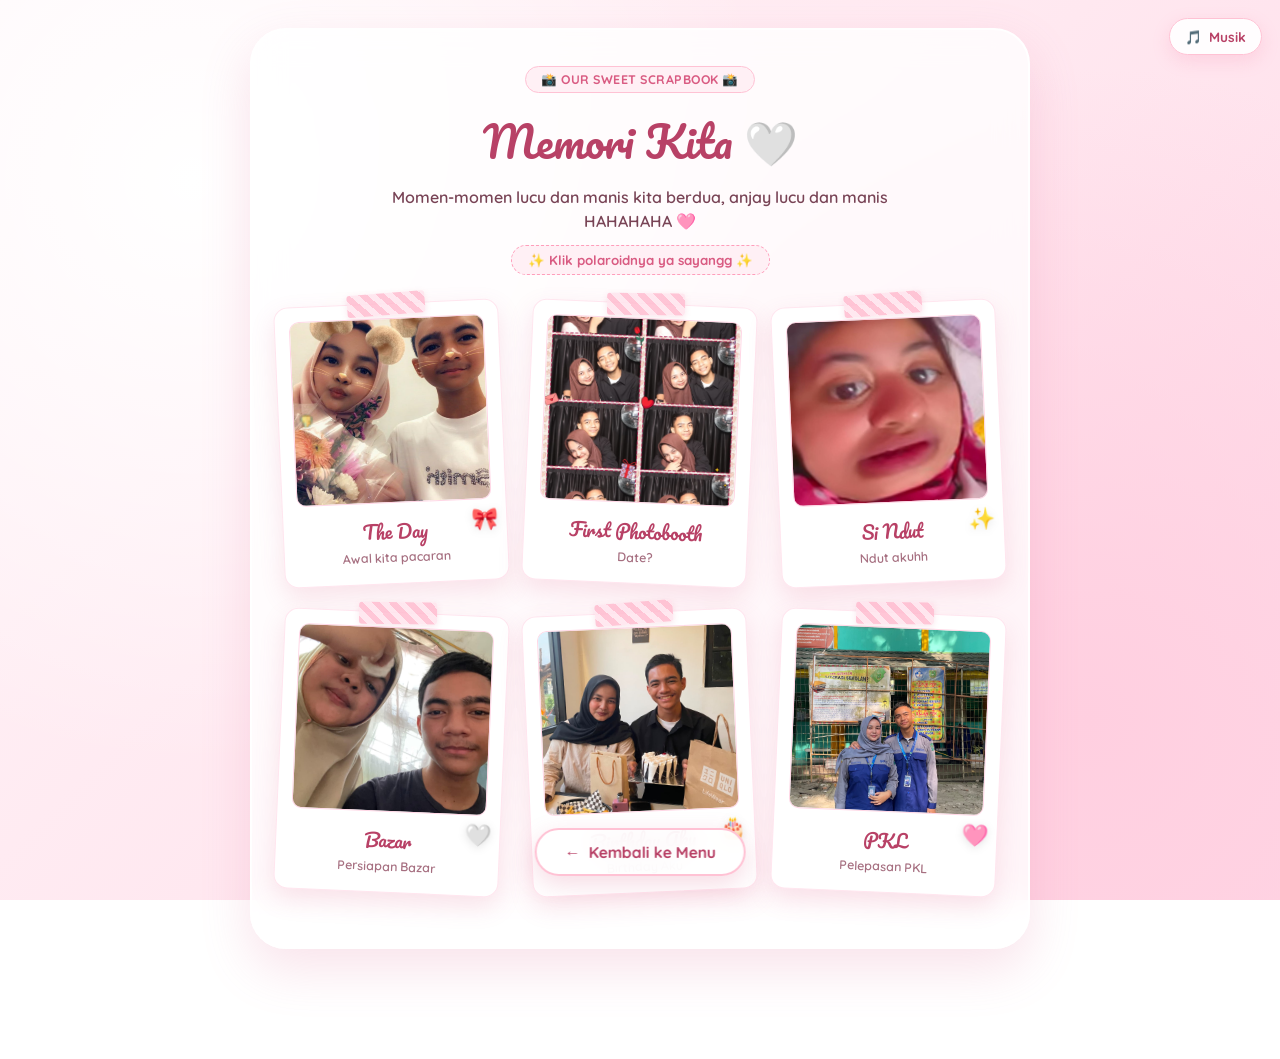
<file: h4.html>
<!DOCTYPE html>
<html lang="id">
<head>
    <meta charset="UTF-8">
    <meta name="viewport" content="width=device-width, initial-scale=1.0">
    <title>Memori Kita 📸 | Happy Birthday Sayanggkuuu 🤍</title>
    <link href="https://fonts.googleapis.com/css2?family=Dancing+Script:wght@700&family=Pacifico&family=Quicksand:wght@500;600;700&display=swap" rel="stylesheet">
    <style>
        :root {
            --bg-blush-1: #fff6f9;
            --bg-blush-2: #ffe8f0;
            --bg-blush-3: #ffd6e5;
            --pink-soft: #ffc2d4;
            --pink-pastel: #ff9ebb;
            --pink-primary: #f47fa3;
            --pink-deep: #d95b82;
            --text-heading: #b84166;
            --text-body: #784355;
            --text-muted: #a66f80;
        }

        * {
            box-sizing: border-box;
            margin: 0;
            padding: 0;
            -webkit-tap-highlight-color: transparent;
        }

        body {
            min-height: 100vh;
            font-family: 'Quicksand', sans-serif;
            background: radial-gradient(circle at 15% 20%, #ffffff 0%, transparent 45%),
                        radial-gradient(circle at 85% 80%, #ffcfe0 0%, transparent 50%),
                        linear-gradient(135deg, var(--bg-blush-1) 0%, var(--bg-blush-2) 50%, var(--bg-blush-3) 100%);
            background-attachment: fixed;
            color: var(--text-body);
            display: flex;
            flex-direction: column;
            align-items: center;
            padding: 28px 16px 110px;
            overflow-x: hidden;
        }

        /* Floating Music Button */
        .music-toggle {
            position: fixed;
            top: 18px;
            right: 18px;
            z-index: 950;
            background: rgba(255, 255, 255, 0.9);
            backdrop-filter: blur(12px);
            border: 1.5px solid var(--pink-soft);
            color: var(--text-heading);
            padding: 9px 15px;
            border-radius: 50px;
            font-family: 'Quicksand', sans-serif;
            font-weight: 700;
            font-size: 0.85rem;
            cursor: pointer;
            display: flex;
            align-items: center;
            gap: 7px;
            box-shadow: 0 6px 18px rgba(244, 127, 163, 0.2);
            transition: all 0.3s ease;
        }

        .fade-in {
            animation: fadeIn 0.8s cubic-bezier(0.22, 1, 0.36, 1) forwards;
        }

        @keyframes fadeIn {
            from { opacity: 0; transform: translateY(16px) scale(0.98); }
            to { opacity: 1; transform: translateY(0) scale(1); }
        }

        /* Scrapbook Main Container */
        .scrapbook-board {
            background: rgba(255, 255, 255, 0.78);
            backdrop-filter: blur(16px);
            -webkit-backdrop-filter: blur(16px);
            border: 2px solid #ffffff;
            padding: 36px 26px 38px;
            border-radius: 36px;
            box-shadow: 0 20px 50px rgba(225, 115, 155, 0.2);
            width: 100%;
            max-width: 780px;
            display: flex;
            flex-direction: column;
            align-items: center;
            position: relative;
            z-index: 10;
        }

        .badge-top {
            display: inline-block;
            background: #fff0f5;
            border: 1px solid var(--pink-soft);
            color: var(--pink-deep);
            font-size: 0.78rem;
            font-weight: 700;
            padding: 5px 15px;
            border-radius: 999px;
            letter-spacing: 0.5px;
            text-transform: uppercase;
            margin-bottom: 10px;
        }

        .title-memory {
            font-family: 'Pacifico', cursive;
            font-weight: 400;
            color: var(--text-heading);
            font-size: clamp(2rem, 5vw, 2.7rem);
            margin-bottom: 6px;
            text-align: center;
        }

        .subtitle-memory {
            color: var(--text-body);
            font-size: 1rem;
            font-weight: 600;
            margin-bottom: 12px;
            text-align: center;
            max-width: 500px;
            line-height: 1.5;
        }

        .helper-pill {
            background: #fff0f5;
            border: 1px dashed var(--pink-pastel);
            color: var(--pink-deep);
            font-size: 0.83rem;
            font-weight: 700;
            padding: 6px 16px;
            border-radius: 999px;
            margin-bottom: 28px;
            text-align: center;
        }

        /* Polaroid Grid */
        .polaroid-container {
            display: grid;
            grid-template-columns: repeat(auto-fit, minmax(200px, 1fr));
            gap: 28px 22px;
            width: 100%;
            justify-items: center;
            margin-bottom: 16px;
        }

        .polaroid {
            background: #ffffff;
            padding: 14px 14px 18px 14px;
            border-radius: 14px;
            box-shadow: 0 10px 25px rgba(217, 91, 130, 0.16);
            border: 1.5px solid #ffe6ef;
            width: 100%;
            max-width: 225px;
            position: relative;
            cursor: pointer;
            transition: all 0.35s cubic-bezier(0.34, 1.56, 0.64, 1);
        }

        .polaroid:nth-child(odd) {
            transform: rotate(-2.5deg);
        }

        .polaroid:nth-child(even) {
            transform: rotate(2.5deg);
        }

        .polaroid:hover {
            transform: scale(1.06) rotate(0deg) translateY(-6px);
            box-shadow: 0 18px 36px rgba(217, 91, 130, 0.28);
            z-index: 15;
            border-color: var(--pink-pastel);
        }

        /* Washi Tape di Atas Polaroid */
        .washi-tape {
            position: absolute;
            top: -11px;
            left: 50%;
            transform: translateX(-50%) rotate(-2deg);
            width: 78px;
            height: 22px;
            background: repeating-linear-gradient(
                45deg,
                rgba(255, 182, 203, 0.78),
                rgba(255, 182, 203, 0.78) 6px,
                rgba(255, 228, 237, 0.85) 6px,
                rgba(255, 228, 237, 0.85) 12px
            );
            border-radius: 3px;
            box-shadow: 0 2px 6px rgba(217, 91, 130, 0.15);
            z-index: 5;
        }

        .corner-sticker {
            position: absolute;
            bottom: 48px;
            right: 8px;
            font-size: 1.35rem;
            z-index: 6;
            filter: drop-shadow(0 2px 4px rgba(0,0,0,0.1));
            pointer-events: none;
        }

        .foto-frame {
            background: linear-gradient(145deg, #fff5f8 0%, #ffe0eb 100%);
            width: 100%;
            height: 185px;
            border-radius: 10px;
            overflow: hidden;
            display: flex;
            flex-direction: column;
            justify-content: center;
            align-items: center;
            position: relative;
            margin-bottom: 12px;
            border: 1px solid #ffd6e5;
        }

        .foto-frame img {
            width: 100%;
            height: 100%;
            object-fit: cover;
            display: block;
        }

        .illus-wrap {
            display: flex;
            flex-direction: column;
            align-items: center;
            justify-content: center;
            padding: 12px;
            text-align: center;
        }

        .illus-emoji {
            font-size: 3.1rem;
            margin-bottom: 8px;
            filter: drop-shadow(0 4px 8px rgba(244, 127, 163, 0.25));
        }

        .upload-badge {
            font-size: 0.72rem;
            font-weight: 700;
            color: var(--pink-deep);
            background: rgba(255, 255, 255, 0.88);
            padding: 4px 10px;
            border-radius: 999px;
            border: 1px solid var(--pink-soft);
        }

        .caption {
            font-family: 'Pacifico', cursive;
            font-size: 1.15rem;
            color: var(--text-heading);
            text-align: center;
            margin-bottom: 3px;
        }

        .memory-date {
            font-size: 0.78rem;
            font-weight: 600;
            color: var(--text-muted);
            text-align: center;
        }

        /* Lightbox / Detail Modal */
        .modal-overlay {
            position: fixed;
            inset: 0;
            background: rgba(135, 55, 82, 0.38);
            backdrop-filter: blur(10px);
            display: flex;
            justify-content: center;
            align-items: center;
            z-index: 1100;
            padding: 18px;
        }

        .hidden {
            display: none !important;
        }

        .lightbox-box {
            background: #ffffff;
            border-radius: 28px;
            padding: 24px 22px 22px;
            max-width: 400px;
            width: 100%;
            text-align: center;
            box-shadow: 0 24px 60px rgba(184, 65, 102, 0.3);
            border: 2px solid var(--pink-soft);
            position: relative;
            animation: popIn 0.35s cubic-bezier(0.34, 1.56, 0.64, 1);
        }

        @keyframes popIn {
            from { opacity: 0; transform: scale(0.9); }
            to { opacity: 1; transform: scale(1); }
        }

        .close-x {
            position: absolute;
            top: 14px;
            right: 14px;
            width: 32px;
            height: 32px;
            border-radius: 50%;
            border: 1px solid var(--pink-soft);
            background: #fff0f5;
            color: var(--text-heading);
            font-weight: 700;
            cursor: pointer;
        }

        .lightbox-preview {
            width: 100%;
            height: 240px;
            border-radius: 16px;
            background: linear-gradient(145deg, #fff5f8, #ffe0eb);
            border: 1.5px solid #ffd6e5;
            overflow: hidden;
            display: flex;
            align-items: center;
            justify-content: center;
            margin-bottom: 14px;
        }

        .lightbox-preview img {
            width: 100%;
            height: 100%;
            object-fit: cover;
        }

        .lightbox-title {
            font-family: 'Pacifico', cursive;
            font-size: 1.5rem;
            color: var(--text-heading);
            margin-bottom: 6px;
        }

        .lightbox-story {
            font-size: 0.95rem;
            font-weight: 600;
            color: var(--text-body);
            line-height: 1.55;
            margin-bottom: 16px;
        }

        .lightbox-actions {
            display: flex;
            justify-content: center;
            gap: 10px;
            flex-wrap: wrap;
        }

        .btn-upload {
            background: linear-gradient(135deg, #ff9ebb, #f47fa3);
            color: white;
            border: none;
            padding: 10px 20px;
            border-radius: 999px;
            font-family: 'Quicksand', sans-serif;
            font-weight: 700;
            font-size: 0.9rem;
            cursor: pointer;
            box-shadow: 0 6px 16px rgba(244, 127, 163, 0.32);
        }

        /* Tombol Kembali */
        .btn-kembali {
            position: fixed;
            bottom: 24px;
            left: 50%;
            transform: translateX(-50%);
            z-index: 1000;
            background: rgba(255, 255, 255, 0.9);
            backdrop-filter: blur(12px);
            color: var(--text-heading);
            border: 2px solid var(--pink-soft);
            padding: 12px 28px;
            font-size: 0.98rem;
            font-family: 'Quicksand', sans-serif;
            font-weight: 700;
            border-radius: 999px;
            cursor: pointer;
            box-shadow: 0 8px 24px rgba(217, 91, 130, 0.22);
            transition: all 0.3s ease;
            display: inline-flex;
            align-items: center;
            gap: 8px;
        }

        .btn-kembali:hover {
            background: linear-gradient(135deg, #ff9ebb 0%, #f47fa3 100%);
            color: white;
            border-color: white;
            transform: translateX(-50%) translateY(-3px) scale(1.03);
            box-shadow: 0 12px 28px rgba(244, 127, 163, 0.4);
        }

        @media (max-width: 520px) {
            .scrapbook-board {
                padding: 28px 16px 30px;
            }
            .polaroid-container {
                grid-template-columns: repeat(2, 1fr);
                gap: 22px 12px;
            }
            .foto-frame {
                height: 145px;
            }
            .caption {
                font-size: 1rem;
            }
        }
    </style>
</head>
<body>

    <!-- Musik Latar -->
    <button id="music-btn" class="music-toggle" onclick="toggleMusic()">
        <span id="music-icon">🎵</span>
        <span id="music-text">Musik</span>
    </button>
    <audio id="bg-music" src="Party.mp3" loop></audio>

    <div class="scrapbook-board fade-in">
        <span class="badge-top">📸 Our Sweet Scrapbook 📸</span>
        <h2 class="title-memory">Memori Kita 🤍</h2>
        <p class="subtitle-memory">
            Momen-momen lucu dan manis kita berdua, anjay lucu dan manis HAHAHAHA 🩷
        </p>
        <div class="helper-pill">
            ✨ Klik polaroidnya ya sayangg ✨
        </div>

        <div class="polaroid-container" id="polaroid-grid"></div>
    </div>

    <!-- Modal Lightbox Detail Memori -->
    <div id="lightbox-modal" class="modal-overlay hidden" onclick="if(event.target === this) closeLightbox()">
        <div class="lightbox-box">
            <button class="close-x" onclick="closeLightbox()">✕</button>
            <div class="lightbox-preview" id="lightbox-preview"></div>
            <div class="lightbox-title" id="lightbox-title">The Day</div>
            <p class="lightbox-story" id="lightbox-story"></p>
        </div>
    </div>

    <button class="btn-kembali" onclick="window.location.href='menu.html'">
        <span>←</span>
        <span>Kembali ke Menu</span>
    </button>

    <script>
        const defaultMemories = [
            {
                id: 0,
                caption: "The Day",
                date: "Awal kita pacaran",
                emoji: "🩷",
                sticker: "🎀",
                defaultFile: "foto1.jpeg",
                story: "Masih inget banget deg-degan nya aku pas mau nembak kamu. Aku sampai sampai gagap ngomongnya HAHAHAHA, but in the end we're official 🤍"
            },
            {
                id: 1,
                caption: "First Photobooth",
                date: "Date?",
                emoji: "",
                sticker: "",
                defaultFile: "foto2.jpeg",
                story: "Pertama kali kita photobooth, posenya agak berbahaya gitu ya"
            },
            {
                id: 2,
                caption: "Si Ndut",
                date: "Ndut akuhh",
                emoji: "✌🏻😝",
                sticker: "✨",
                defaultFile: "foto3.jpeg",
                story: "Momen paling favorit adalah waktu kita bertingkah konyol dan ketawa lepas bareng tanpa jaim. Tetap jadi pasangan terlucuku selamanya yaa! 😂🩷"
            },
            {
                id: 3,
                caption: "Bazar",
                date: "Persiapan Bazar",
                emoji: "🌙💬",
                sticker: "🤍",
                defaultFile: "foto4.jpeg",
                story: "Buat kue bareng, yaaa walaupun rasanya aneh HAHAHAHA 🥰"
            },
            {
                id: 4,
                caption: "Birthday Aku ",
                date: "Birthday Aku",
                emoji: "👑🎂",
                sticker: "🎂",
                defaultFile: "foto5.jpeg",
                story: "Hari dimana aku kamu surprise, I'm so happy and lucky to have you. I'm sorry i only make you this for your birthday, i've planned everything but at the end it's all ruined 😓 "
            },
            {
                id: 5,
                caption: "PKL",
                date: "Pelepasan PKL",
                emoji: "👩‍❤️‍👨✨",
                sticker: "🩷",
                defaultFile: "foto6.jpeg",
                story: "Hari dimana aku sedih, aku sadar waktu kita disekolah udah tinggal dikit lagi, aku gabisa lagi gangguin kamu secara langsung karena PKL ini "
            }
        ];

        function renderPolaroids() {
            const grid = document.getElementById('polaroid-grid');
            grid.innerHTML = '';

            defaultMemories.forEach((item, index) => {
                const card = document.createElement('div');
                card.className = 'polaroid';
                card.onclick = () => openLightbox(index);

                const frameContent = `
                    <img src="${item.defaultFile}" alt="${item.caption}"
                         onerror="this.style.display='none'; this.nextElementSibling.style.display='flex';">
                    <div class="illus-wrap" style="display: none;">
                        <div class="illus-emoji">${item.emoji || '📸'}</div>
                    </div>
                `;

                card.innerHTML = `
                    <div class="washi-tape"></div>
                    <span class="corner-sticker">${item.sticker}</span>
                    <div class="foto-frame">
                        ${frameContent}
                    </div>
                    <div class="caption">${item.caption}</div>
                    <div class="memory-date">${item.date}</div>
                `;
                grid.appendChild(card);
            });
        }

        function openLightbox(index) {
            const item = defaultMemories[index];
            const preview = document.getElementById('lightbox-preview');

            preview.innerHTML = `
                <img src="${item.defaultFile}" alt="${item.caption}"
                     onerror="this.style.display='none'; this.nextElementSibling.style.display='flex';">
                <div class="illus-wrap" style="display: none;">
                    <div class="illus-emoji" style="font-size: 4rem;">${item.emoji || '📸'}</div>
                </div>
            `;

            document.getElementById('lightbox-title').innerText = item.caption;
            document.getElementById('lightbox-story').innerText = item.story;
            document.getElementById('lightbox-modal').classList.remove('hidden');
        }

        function closeLightbox() {
            document.getElementById('lightbox-modal').classList.add('hidden');
        }

        function toggleMusic() {
            const music = document.getElementById('bg-music');
            const icon = document.getElementById('music-icon');
            const text = document.getElementById('music-text');
            if (music.paused) {
                music.volume = 0.5;
                music.play().then(() => {
                    icon.innerText = '🎶';
                    text.innerText = 'Playing';
                    sessionStorage.setItem('bday_music_playing', '1');
                }).catch(() => {});
            } else {
                music.pause();
                icon.innerText = '🎵';
                text.innerText = 'Musik';
                sessionStorage.setItem('bday_music_playing', '0');
            }
        }

        window.addEventListener('DOMContentLoaded', () => {
            renderPolaroids();
            try {
                const visited = JSON.parse(localStorage.getItem('bday_visited_pages') || '[]');
                if (!visited.includes('h4.html')) {
                    visited.push('h4.html');
                    localStorage.setItem('bday_visited_pages', JSON.stringify(visited));
                }
            } catch {}

            const music = document.getElementById('bg-music');
            if (sessionStorage.getItem('bday_music_playing') === '1') {
                music.volume = 0.5;
                music.play().then(() => {
                    document.getElementById('music-icon').innerText = '🎶';
                    document.getElementById('music-text').innerText = 'Playing';
                }).catch(() => {});
            }
        });
    </script>
</body>
</html>
</file>
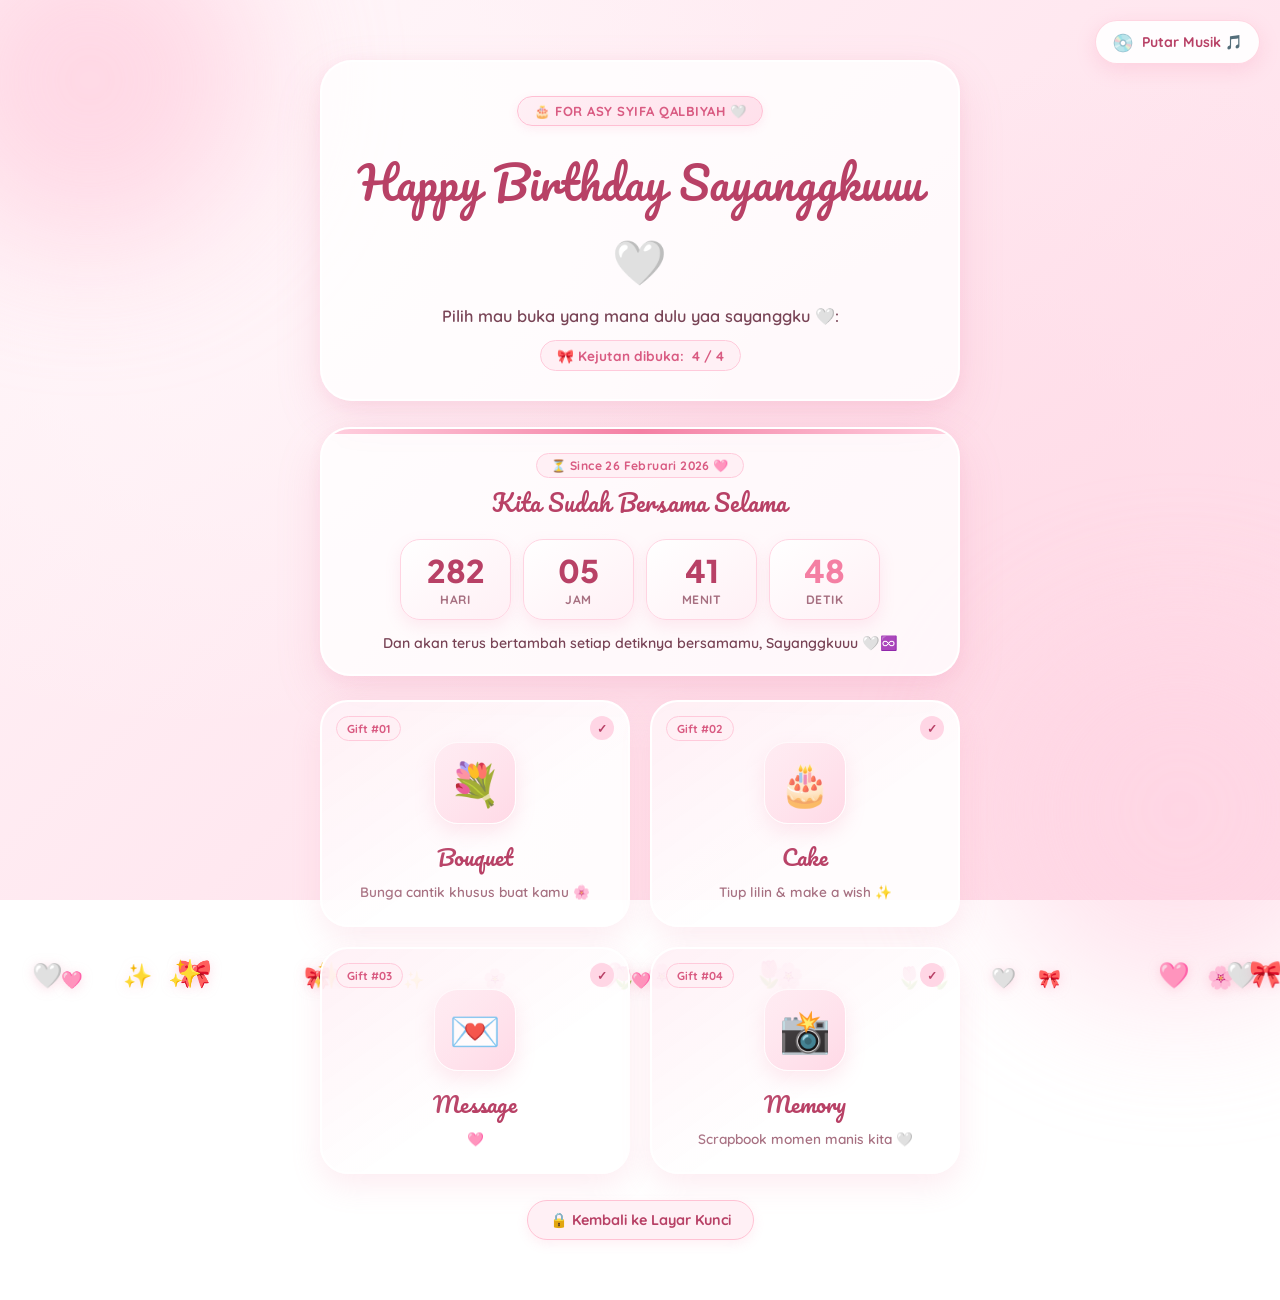
<file: menu.html>
<!DOCTYPE html>
<html lang="id">
<head>
    <meta charset="UTF-8">
    <meta name="viewport" content="width=device-width, initial-scale=1.0">
    <title>Happy Birthday Sayanggkuuu 🤍🫶🏻</title>
    <link rel="stylesheet" href="style.css">
</head>
<body>

    <!-- Container Animasi Hati & Kelopak Sakura -->
    <div id="hearts-container"></div>

    <!-- Tombol Musik Mengambang -->
    <button id="music-btn" class="music-toggle" onclick="toggleBgMusic()">
        <span class="disc">💿</span>
        <span id="music-label">Putar Musik 🎵</span>
    </button>

    <audio id="bg-music" loop>
        <source src="Party.mp3" type="audio/mpeg">
    </audio>

    <!-- HALAMAN 2: MENU UTAMA -->
    <div id="page-2" class="container fade-in">
        <div class="menu-header-card">
            <div class="ribbon-badge">🎂 For Asy Syifa Qalbiyah 🤍</div>
            <h2 class="menu-title">Happy Birthday Sayanggkuuu 🤍</h2>
            <p class="menu-subtitle">Pilih mau buka yang mana dulu yaa sayanggku 🤍:</p>
            <div class="progress-pill">
                <span>🎀 Kejutan dibuka:</span>
                <span id="opened-count">0 / 4</span>
            </div>
        </div>

        <!-- TIMER PACARAN REAL-TIME -->
        <div class="love-timer-card">
            <div class="timer-header">
                <span class="timer-badge">⏳ Since 26 Februari 2026 🩷</span>
                <h3 class="timer-title">Kita Sudah Bersama Selama</h3>
            </div>
            <div class="timer-grid">
                <div class="timer-box">
                    <span class="timer-num" id="timer-days">0</span>
                    <span class="timer-label">Hari</span>
                </div>
                <div class="timer-box">
                    <span class="timer-num" id="timer-hours">00</span>
                    <span class="timer-label">Jam</span>
                </div>
                <div class="timer-box">
                    <span class="timer-num" id="timer-minutes">00</span>
                    <span class="timer-label">Menit</span>
                </div>
                <div class="timer-box sec-box">
                    <span class="timer-num" id="timer-seconds">00</span>
                    <span class="timer-label">Detik</span>
                </div>
            </div>
            <p class="timer-footer">
                Dan akan terus bertambah setiap detiknya bersamamu, Sayanggkuuu 🤍♾️
            </p>
        </div>

        <div class="card-grid">
            <!-- Card 1: Bouquet -->
            <div class="card" id="card-h1" onclick="showCardModal('Bouquet Bunga 💐', 'Bunga tercantik untuk orang yang paling cantik di dunia, anjay', 'h1.html', '💐')">
                <span class="card-badge">Gift #01</span>
                <span class="card-opened-check" title="Sudah dibuka">✓</span>
                <div class="card-icon-wrap">
                    <span class="card-icon">💐</span>
                </div>
                <span class="card-title">Bouquet</span>
                <span class="card-sub">Bunga cantik khusus buat kamu 🌸</span>
            </div>

            <!-- Card 2: Cake -->
            <div class="card" id="card-h2" onclick="showCardModal('Birthday Cake 🎂', 'Make a wish! Jangan lupa tiup lilinnya ya sayangg', 'h2.html', '🎂')">
                <span class="card-badge">Gift #02</span>
                <span class="card-opened-check" title="Sudah dibuka">✓</span>
                <div class="card-icon-wrap">
                    <span class="card-icon">🎂</span>
                </div>
                <span class="card-title">Cake</span>
                <span class="card-sub">Tiup lilin & make a wish ✨</span>
            </div>

            <!-- Card 3: Message -->
            <div class="card" id="card-h3" onclick="showCardModal('Secret Message 💌', 'Ada pesan kecil dari aku buat kamu', 'h3.html', '💌')">
                <span class="card-badge">Gift #03</span>
                <span class="card-opened-check" title="Sudah dibuka">✓</span>
                <div class="card-icon-wrap">
                    <span class="card-icon">💌</span>
                </div>
                <span class="card-title">Message</span>
                <span class="card-sub">🩷</span>
            </div>

            <!-- Card 4: Memory -->
            <div class="card" id="card-h4" onclick="showCardModal('Sweet Memory 📸', 'Momen-momen lucu dan manis kita berdua, anjay lucu dan manis HAHAHAHA', 'h4.html', '📸')">
                <span class="card-badge">Gift #04</span>
                <span class="card-opened-check" title="Sudah dibuka">✓</span>
                <div class="card-icon-wrap">
                    <span class="card-icon">📸</span>
                </div>
                <span class="card-title">Memory</span>
                <span class="card-sub">Scrapbook momen manis kita 🤍</span>
            </div>
        </div>

        <div style="margin-top: 26px;">
            <a href="index.html" class="btn btn-secondary" style="padding: 10px 22px; font-size: 0.9rem;">
                🔒 Kembali ke Layar Kunci
            </a>
        </div>
    </div>

    <!-- Modal Card (Konfirmasi Buka Halaman Detail) -->
    <div id="modal-card" class="modal-overlay hidden">
        <div class="modal-box">
            <button class="modal-close-x" onclick="closeModal('modal-card')" aria-label="Tutup">✕</button>
            <div class="modal-preview-icon" id="modal-card-icon">🎁</div>
            <h2 id="modal-card-title" style="font-size: 1.85rem; margin-bottom: 10px;">Title</h2>
            <p id="modal-card-desc" style="font-size: 1rem; line-height: 1.6; color: var(--text-body); font-weight: 600;">Description</p>
            <div class="modal-actions">
                <button class="btn" id="modal-card-btn">Buka Halaman ✨</button>
                <button class="btn btn-secondary" onclick="closeModal('modal-card')">Nanti Dulu 🤍</button>
            </div>
        </div>
    </div>

    <script src="script.js"></script>
</body>
</html>
</file>
<file: style.css>
/* ==========================================================================
   DREAMY SOFT LIGHT PINK (COQUETTE / PASTEL BLUSH) DESIGN SYSTEM
   ========================================================================== */
@import url('https://fonts.googleapis.com/css2?family=Dancing+Script:wght@600;700&family=Pacifico&family=Playfair+Display:ital,wght@0,600;0,700;1,600&family=Plus+Jakarta+Sans:wght@400;500;600;700&family=Quicksand:wght@500;600;700&display=swap');

:root {
    /* Soft Light Pink Palette */
    --bg-blush-1: #fff5f8;
    --bg-blush-2: #ffe8f0;
    --bg-blush-3: #ffd9e6;
    --pink-lightest: #fff0f5;
    --pink-soft: #ffc2d4;
    --pink-pastel: #ff9ebb;
    --pink-primary: #f47fa3;
    --pink-deep: #d95b82;
    --pink-accent: #e86c93;
    
    /* Text Colors (Warm & Soft, never harsh) */
    --text-heading: #b84166;
    --text-body: #784355;
    --text-muted: #a66f80;
    
    /* Glassmorphism & Surfaces */
    --glass-bg: rgba(255, 255, 255, 0.78);
    --glass-bg-strong: rgba(255, 255, 255, 0.90);
    --glass-border: rgba(255, 255, 255, 0.92);
    --pink-border: rgba(255, 182, 203, 0.55);
    --shadow-soft: 0 18px 45px rgba(235, 130, 165, 0.18), 0 4px 15px rgba(235, 130, 165, 0.1);
    --shadow-card: 0 12px 30px rgba(240, 140, 175, 0.16);
    --shadow-hover: 0 20px 40px rgba(235, 115, 155, 0.28);
    --shadow-btn: 0 8px 22px rgba(244, 127, 163, 0.38);
}

* {
    box-sizing: border-box;
    margin: 0;
    padding: 0;
    -webkit-tap-highlight-color: transparent;
}

html, body {
    min-height: 100vh;
    width: 100%;
    font-family: 'Quicksand', 'Plus Jakarta Sans', sans-serif;
    color: var(--text-body);
    background: radial-gradient(circle at 15% 15%, #fff7fa 0%, transparent 45%),
                radial-gradient(circle at 85% 80%, #ffdbe7 0%, transparent 50%),
                linear-gradient(135deg, var(--bg-blush-1) 0%, var(--bg-blush-2) 50%, var(--bg-blush-3) 100%);
    background-attachment: fixed;
    overflow-x: hidden;
    display: flex;
    flex-direction: column;
    align-items: center;
    justify-content: center;
    position: relative;
}

/* Decorative Ambient Glowing Blobs */
body::before,
body::after {
    content: '';
    position: fixed;
    border-radius: 50%;
    filter: blur(70px);
    z-index: 0;
    pointer-events: none;
    opacity: 0.65;
    animation: pulseBlob 10s ease-in-out infinite alternate;
}

body::before {
    width: 340px;
    height: 340px;
    background: #ffc8da;
    top: -90px;
    left: -80px;
}

body::after {
    width: 380px;
    height: 380px;
    background: #ffd4e3;
    bottom: -100px;
    right: -90px;
    animation-delay: -5s;
}

@keyframes pulseBlob {
    0% { transform: scale(1) translate(0, 0); }
    100% { transform: scale(1.15) translate(20px, -20px); }
}

/* Typography */
h1, h2, h3, .font-script {
    font-family: 'Pacifico', cursive;
    font-weight: 400;
    color: var(--text-heading);
    letter-spacing: 0.3px;
}

.font-romantic {
    font-family: 'Dancing Script', cursive;
    font-weight: 700;
}

/* ================= UTILITY CLASSES ================= */
.hidden {
    display: none !important;
}

.fade-in {
    animation: fadeInScale 0.8s cubic-bezier(0.22, 1, 0.36, 1) forwards;
}

@keyframes fadeInScale {
    from {
        opacity: 0;
        transform: translateY(18px) scale(0.97);
    }
    to {
        opacity: 1;
        transform: translateY(0) scale(1);
    }
}

/* ================= FLOATING HEARTS & SAKURA PETALS ================= */
#hearts-container {
    position: fixed;
    inset: 0;
    pointer-events: none;
    z-index: 1;
    overflow: hidden;
}

.heart {
    position: fixed;
    bottom: -10vh;
    user-select: none;
    pointer-events: none;
    animation: floatUp linear infinite;
    z-index: 1;
    filter: drop-shadow(0 2px 6px rgba(244, 127, 163, 0.25));
}

@keyframes floatUp {
    0% {
        transform: translateY(0) translateX(0) rotate(0deg) scale(0.85);
        opacity: 0;
    }
    15% {
        opacity: 0.75;
    }
    85% {
        opacity: 0.75;
    }
    100% {
        transform: translateY(-115vh) translateX(35px) rotate(360deg) scale(1.1);
        opacity: 0;
    }
}

/* ================= FLOATING AUDIO BUTTON ================= */
.music-toggle {
    position: fixed;
    top: 20px;
    right: 20px;
    z-index: 950;
    background: var(--glass-bg-strong);
    backdrop-filter: blur(12px);
    -webkit-backdrop-filter: blur(12px);
    border: 1.5px solid var(--pink-border);
    color: var(--text-heading);
    padding: 10px 16px;
    border-radius: 50px;
    font-family: 'Quicksand', sans-serif;
    font-weight: 700;
    font-size: 0.88rem;
    cursor: pointer;
    display: flex;
    align-items: center;
    gap: 8px;
    box-shadow: 0 6px 20px rgba(244, 127, 163, 0.2);
    transition: all 0.3s ease;
}

.music-toggle:hover {
    transform: translateY(-2px) scale(1.03);
    background: #fff;
    box-shadow: 0 10px 25px rgba(244, 127, 163, 0.32);
}

.music-toggle .disc {
    display: inline-block;
    font-size: 1.1rem;
    animation: spinDisc 4s linear infinite;
    animation-play-state: paused;
}

.music-toggle.playing .disc {
    animation-play-state: running;
}

@keyframes spinDisc {
    from { transform: rotate(0deg); }
    to { transform: rotate(360deg); }
}

/* ================= MAIN CONTAINER ================= */
.container {
    width: 92%;
    max-width: 680px;
    margin: 40px auto;
    text-align: center;
    padding: 20px;
    position: relative;
    z-index: 5;
}

/* ================= HERO / WELCOME CARD (INDEX.HTML) ================= */
.welcome-card {
    background: var(--glass-bg);
    backdrop-filter: blur(18px);
    -webkit-backdrop-filter: blur(18px);
    border: 2px solid var(--glass-border);
    border-radius: 36px;
    padding: 48px 32px 42px;
    box-shadow: var(--shadow-soft), inset 0 0 0 1px rgba(255, 194, 212, 0.35);
    position: relative;
    overflow: hidden;
}

.welcome-card::before {
    content: '';
    position: absolute;
    top: 0;
    left: 0;
    right: 0;
    height: 6px;
    background: linear-gradient(90deg, #ffccd9, #f47fa3, #ffccd9);
}

.ribbon-badge {
    display: inline-flex;
    align-items: center;
    gap: 6px;
    background: linear-gradient(135deg, #fff0f5 0%, #ffe0eb 100%);
    border: 1px solid #ffbfd3;
    color: var(--pink-deep);
    font-size: 0.82rem;
    font-weight: 700;
    padding: 6px 16px;
    border-radius: 999px;
    margin-bottom: 18px;
    letter-spacing: 0.5px;
    text-transform: uppercase;
    box-shadow: 0 3px 10px rgba(244, 127, 163, 0.12);
}

.gift-illustration {
    width: 120px;
    height: 120px;
    margin: 6px auto 18px;
    display: flex;
    align-items: center;
    justify-content: center;
    background: radial-gradient(circle, #fff 0%, #ffe5ee 75%);
    border-radius: 50%;
    border: 2px dashed var(--pink-soft);
    box-shadow: 0 10px 25px rgba(244, 127, 163, 0.2);
    animation: gentleFloat 3.5s ease-in-out infinite;
    position: relative;
}

@keyframes gentleFloat {
    0%, 100% { transform: translateY(0px) rotate(0deg); }
    50% { transform: translateY(-8px) rotate(2deg); }
}

.hero-title {
    font-size: clamp(2.2rem, 6vw, 3.1rem);
    margin-bottom: 12px;
    color: var(--text-heading);
    text-shadow: 0 3px 12px rgba(244, 127, 163, 0.22);
    line-height: 1.25;
}

.hero-subtitle {
    font-size: 1.08rem;
    line-height: 1.65;
    color: var(--text-body);
    max-width: 440px;
    margin: 0 auto 30px;
    font-weight: 600;
}

/* ================= BUTTONS ================= */
.btn {
    background: linear-gradient(135deg, #ff9ebb 0%, #f47fa3 50%, #e8668e 100%);
    color: #ffffff;
    border: 2px solid rgba(255, 255, 255, 0.65);
    padding: 14px 36px;
    font-size: 1.08rem;
    font-family: 'Quicksand', sans-serif;
    font-weight: 700;
    border-radius: 999px;
    cursor: pointer;
    box-shadow: var(--shadow-btn);
    transition: all 0.3s cubic-bezier(0.22, 1, 0.36, 1);
    display: inline-flex;
    align-items: center;
    justify-content: center;
    gap: 8px;
    text-decoration: none;
    position: relative;
    overflow: hidden;
}

.btn::after {
    content: '';
    position: absolute;
    top: -50%;
    left: -60%;
    width: 40%;
    height: 200%;
    background: rgba(255, 255, 255, 0.3);
    transform: rotate(25deg);
    transition: left 0.6s ease;
}

.btn:hover::after {
    left: 120%;
}

.btn:hover {
    transform: translateY(-3px) scale(1.03);
    box-shadow: 0 12px 28px rgba(232, 102, 142, 0.48);
}

.btn:active {
    transform: translateY(0) scale(0.98);
}

.btn-secondary {
    background: #fff0f5;
    color: var(--text-heading);
    border: 1.5px solid var(--pink-soft);
    box-shadow: 0 4px 12px rgba(244, 127, 163, 0.12);
}

.btn-secondary:hover {
    background: #ffe3ec;
    box-shadow: 0 6px 16px rgba(244, 127, 163, 0.22);
}

/* ================= MODALS / POPUPS ================= */
.modal-overlay {
    position: fixed;
    inset: 0;
    background: rgba(145, 65, 92, 0.32);
    backdrop-filter: blur(10px);
    -webkit-backdrop-filter: blur(10px);
    display: flex;
    justify-content: center;
    align-items: center;
    z-index: 1000;
    padding: 20px;
    animation: fadeOverlay 0.3s ease forwards;
}

@keyframes fadeOverlay {
    from { opacity: 0; }
    to { opacity: 1; }
}

.modal-box {
    background: rgba(255, 252, 253, 0.95);
    border: 2px solid #ffffff;
    padding: 34px 28px 28px;
    border-radius: 32px;
    box-shadow: 0 25px 60px rgba(184, 65, 102, 0.25), 0 0 0 1px rgba(255, 182, 203, 0.5);
    text-align: center;
    max-width: 400px;
    width: 100%;
    position: relative;
    animation: popModal 0.4s cubic-bezier(0.34, 1.56, 0.64, 1) forwards;
}

@keyframes popModal {
    from { opacity: 0; transform: scale(0.88) translateY(15px); }
    to { opacity: 1; transform: scale(1) translateY(0); }
}

.modal-close-x {
    position: absolute;
    top: 16px;
    right: 16px;
    width: 34px;
    height: 34px;
    border-radius: 50%;
    border: 1px solid var(--pink-soft);
    background: #fff0f5;
    color: var(--text-heading);
    font-size: 1rem;
    font-weight: 700;
    cursor: pointer;
    display: flex;
    align-items: center;
    justify-content: center;
    transition: all 0.2s ease;
}

.modal-close-x:hover {
    background: var(--pink-primary);
    color: white;
    transform: rotate(90deg);
}

/* ================= PASSCODE LOCK SCREEN UI ================= */
.pin-dots {
    display: flex;
    justify-content: center;
    gap: 7px;
    margin: 18px 0 14px;
}

.pin-dot {
    width: 30px;
    height: 34px;
    border-radius: 10px;
    background: #fff0f5;
    border: 1.5px solid #ffbfd3;
    display: flex;
    align-items: center;
    justify-content: center;
    font-size: 0.95rem;
    color: var(--pink-deep);
    font-weight: 700;
    transition: all 0.25s cubic-bezier(0.34, 1.56, 0.64, 1);
}

.pin-dot.filled {
    background: linear-gradient(135deg, #ffadc6, #f47fa3);
    border-color: #f47fa3;
    color: white;
    transform: scale(1.1);
    box-shadow: 0 4px 10px rgba(244, 127, 163, 0.35);
}

#passcode-input {
    width: 100%;
    padding: 12px 16px;
    margin: 4px 0 12px;
    border: 2px solid var(--pink-soft);
    background: #fff7fa;
    border-radius: 16px;
    font-family: 'Quicksand', sans-serif;
    font-size: 1.1rem;
    font-weight: 700;
    letter-spacing: 4px;
    color: var(--text-heading);
    text-align: center;
    outline: none;
    transition: all 0.25s ease;
}

#passcode-input::placeholder {
    letter-spacing: 0.5px;
    font-weight: 600;
    color: #cfa0b0;
    font-size: 0.92rem;
}

#passcode-input:focus {
    border-color: var(--pink-primary);
    background: #ffffff;
    box-shadow: 0 0 0 4px rgba(244, 127, 163, 0.15);
}

.numpad {
    display: grid;
    grid-template-columns: repeat(3, 1fr);
    gap: 10px;
    margin-top: 8px;
}

.num-btn {
    background: #fff2f6;
    border: 1.5px solid #ffd4e2;
    color: var(--text-heading);
    font-family: 'Quicksand', sans-serif;
    font-size: 1.15rem;
    font-weight: 700;
    padding: 12px 0;
    border-radius: 16px;
    cursor: pointer;
    transition: all 0.2s ease;
    box-shadow: 0 3px 8px rgba(244, 127, 163, 0.08);
}

.num-btn:hover {
    background: #ffe0eb;
    border-color: var(--pink-pastel);
    transform: translateY(-2px);
}

.num-btn:active {
    transform: scale(0.95);
    background: var(--pink-soft);
}

.num-btn.action-btn {
    background: #ffeaf0;
    font-size: 0.95rem;
    color: var(--text-muted);
}

.hint-toggle {
    margin-top: 14px;
    background: none;
    border: none;
    color: var(--text-muted);
    font-family: 'Quicksand', sans-serif;
    font-size: 0.85rem;
    font-weight: 600;
    cursor: pointer;
    text-decoration: underline;
    text-underline-offset: 3px;
}

.hint-toggle:hover {
    color: var(--text-heading);
}

.hint-box {
    margin-top: 8px;
    padding: 10px 14px;
    background: #fff0f5;
    border: 1px dashed var(--pink-pastel);
    border-radius: 12px;
    font-size: 0.84rem;
    color: var(--text-body);
    font-weight: 600;
}

.error-msg {
    color: #d6336c;
    background: #ffe3ec;
    border: 1px solid #ffadc6;
    padding: 10px 14px;
    border-radius: 14px;
    font-size: 0.88rem;
    font-weight: 700;
    margin-top: 12px;
    display: none;
}

/* ================= ANIMASI SHAKE ================= */
@keyframes shake {
    0%, 100% { transform: translateX(0); }
    20%, 60% { transform: translateX(-10px); }
    40%, 80% { transform: translateX(10px); }
}

.shake {
    animation: shake 0.45s ease-in-out;
}

/* ================= MENU PAGE (MENU.HTML) ================= */
.menu-header-card {
    background: var(--glass-bg);
    backdrop-filter: blur(16px);
    -webkit-backdrop-filter: blur(16px);
    border: 2px solid var(--glass-border);
    border-radius: 32px;
    padding: 34px 28px 28px;
    box-shadow: var(--shadow-soft);
    margin-bottom: 26px;
    position: relative;
}

.menu-title {
    font-size: clamp(2rem, 5vw, 2.75rem);
    margin-bottom: 8px;
    color: var(--text-heading);
}

.menu-subtitle {
    font-size: 1.02rem;
    color: var(--text-body);
    font-weight: 600;
}

.progress-pill {
    display: inline-flex;
    align-items: center;
    gap: 8px;
    margin-top: 14px;
    padding: 6px 16px;
    background: #fff0f5;
    border: 1px solid #ffcadb;
    border-radius: 999px;
    font-size: 0.85rem;
    font-weight: 700;
    color: var(--pink-deep);
}

/* Bento Card Grid */
.card-grid {
    display: grid;
    grid-template-columns: repeat(2, 1fr);
    gap: 20px;
}

.card {
    background: var(--glass-bg-strong);
    backdrop-filter: blur(14px);
    -webkit-backdrop-filter: blur(14px);
    border: 2px solid #ffffff;
    padding: 28px 20px 24px;
    border-radius: 28px;
    box-shadow: var(--shadow-card);
    cursor: pointer;
    transition: all 0.35s cubic-bezier(0.22, 1, 0.36, 1);
    position: relative;
    overflow: hidden;
    display: flex;
    flex-direction: column;
    align-items: center;
    text-align: center;
}

.card::before {
    content: '';
    position: absolute;
    inset: 0;
    background: linear-gradient(145deg, rgba(255, 224, 235, 0.45) 0%, rgba(255, 255, 255, 0) 60%);
    pointer-events: none;
}

.card:hover {
    transform: translateY(-8px) scale(1.02);
    box-shadow: var(--shadow-hover);
    border-color: var(--pink-soft);
}

.card-badge {
    position: absolute;
    top: 14px;
    left: 14px;
    font-size: 0.72rem;
    font-weight: 700;
    padding: 4px 10px;
    border-radius: 999px;
    background: #fff0f5;
    color: var(--pink-deep);
    border: 1px solid #ffcadb;
}

.card-opened-check {
    position: absolute;
    top: 14px;
    right: 14px;
    width: 24px;
    height: 24px;
    border-radius: 50%;
    background: #ffd6e5;
    color: var(--text-heading);
    font-size: 0.75rem;
    display: none;
    align-items: center;
    justify-content: center;
    font-weight: 700;
}

.card.visited .card-opened-check {
    display: flex;
}

.card-icon-wrap {
    width: 82px;
    height: 82px;
    border-radius: 24px;
    background: linear-gradient(135deg, #fff0f5 0%, #ffd9e6 100%);
    border: 1.5px solid #ffffff;
    box-shadow: 0 8px 20px rgba(244, 127, 163, 0.18);
    display: flex;
    align-items: center;
    justify-content: center;
    margin: 12px 0 14px;
    transition: transform 0.35s ease;
}

.card:hover .card-icon-wrap {
    transform: scale(1.1) rotate(-4deg);
}

.card-icon {
    font-size: 2.6rem;
    line-height: 1;
    display: block;
}

.card-title {
    font-family: 'Pacifico', cursive;
    font-weight: 400;
    font-size: 1.35rem;
    color: var(--text-heading);
    margin-bottom: 6px;
}

.card-sub {
    font-size: 0.85rem;
    color: var(--text-muted);
    font-weight: 600;
    line-height: 1.4;
}

/* Modal Preview Icon */
.modal-preview-icon {
    width: 76px;
    height: 76px;
    border-radius: 50%;
    background: linear-gradient(135deg, #fff0f5, #ffd6e4);
    border: 2px solid #fff;
    box-shadow: 0 8px 20px rgba(244, 127, 163, 0.22);
    display: flex;
    align-items: center;
    justify-content: center;
    font-size: 2.3rem;
    margin: 0 auto 14px;
}

.modal-actions {
    display: flex;
    flex-direction: column;
    gap: 10px;
    margin-top: 22px;
}

/* ================= SHARED BACK BUTTON ================= */
.btn-kembali {
    position: fixed;
    bottom: 24px;
    left: 50%;
    transform: translateX(-50%);
    z-index: 950;
    background: rgba(255, 255, 255, 0.88);
    backdrop-filter: blur(12px);
    -webkit-backdrop-filter: blur(12px);
    color: var(--text-heading);
    border: 2px solid var(--pink-soft);
    padding: 12px 28px;
    font-size: 0.98rem;
    font-family: 'Quicksand', sans-serif;
    font-weight: 700;
    border-radius: 999px;
    cursor: pointer;
    box-shadow: 0 8px 24px rgba(217, 91, 130, 0.22);
    transition: all 0.3s ease;
    display: inline-flex;
    align-items: center;
    gap: 8px;
    text-decoration: none;
}

.btn-kembali:hover {
    background: linear-gradient(135deg, #ff9ebb 0%, #f47fa3 100%);
    color: white;
    border-color: white;
    transform: translateX(-50%) translateY(-3px) scale(1.03);
    box-shadow: 0 12px 28px rgba(244, 127, 163, 0.4);
}

/* ================= LIVE RELATIONSHIP TIMER (MENU.HTML) ================= */
.love-timer-card {
    background: var(--glass-bg);
    backdrop-filter: blur(16px);
    -webkit-backdrop-filter: blur(16px);
    border: 2px solid var(--glass-border);
    border-radius: 30px;
    padding: 24px 22px 22px;
    box-shadow: var(--shadow-soft);
    margin-bottom: 24px;
    position: relative;
    overflow: hidden;
}

.love-timer-card::before {
    content: '';
    position: absolute;
    top: 0;
    left: 0;
    right: 0;
    height: 5px;
    background: linear-gradient(90deg, #ffd1e0, #f47fa3, #ffd1e0);
}

.timer-header {
    display: flex;
    flex-direction: column;
    align-items: center;
    gap: 4px;
    margin-bottom: 16px;
}

.timer-badge {
    display: inline-flex;
    align-items: center;
    gap: 6px;
    background: #fff0f5;
    border: 1px solid #ffcadb;
    color: var(--pink-deep);
    font-size: 0.76rem;
    font-weight: 700;
    padding: 4px 14px;
    border-radius: 999px;
    letter-spacing: 0.4px;
}

.timer-title {
    font-family: 'Pacifico', cursive;
    font-size: 1.45rem;
    color: var(--text-heading);
    font-weight: 400;
}

.timer-grid {
    display: grid;
    grid-template-columns: repeat(4, 1fr);
    gap: 12px;
    max-width: 480px;
    margin: 0 auto 14px;
}

.timer-box {
    background: linear-gradient(145deg, #ffffff 0%, #fff0f5 100%);
    border: 1.5px solid #ffd4e2;
    border-radius: 20px;
    padding: 14px 8px 12px;
    box-shadow: 0 6px 16px rgba(244, 127, 163, 0.14);
    display: flex;
    flex-direction: column;
    align-items: center;
    justify-content: center;
    transition: transform 0.25s ease;
}

.timer-box:hover {
    transform: translateY(-3px);
    border-color: var(--pink-pastel);
}

.timer-num {
    font-family: 'Plus Jakarta Sans', 'Quicksand', sans-serif;
    font-size: clamp(1.45rem, 4vw, 1.95rem);
    font-weight: 800;
    color: var(--text-heading);
    line-height: 1.1;
    margin-bottom: 4px;
}

.timer-box.sec-box .timer-num {
    color: var(--pink-primary);
    animation: pulseSec 1s ease-in-out infinite;
}

@keyframes pulseSec {
    0%, 100% { transform: scale(1); }
    50% { transform: scale(1.06); }
}

.timer-label {
    font-size: 0.76rem;
    font-weight: 700;
    color: var(--text-muted);
    text-transform: uppercase;
    letter-spacing: 0.6px;
}

.timer-footer {
    font-size: 0.88rem;
    font-weight: 600;
    color: var(--text-body);
}

@media (max-width: 520px) {
    .welcome-card {
        padding: 36px 20px 32px;
    }
    .timer-grid {
        gap: 8px;
    }
    .timer-box {
        padding: 12px 4px 10px;
        border-radius: 16px;
    }
    .card-grid {
        grid-template-columns: repeat(2, 1fr);
        gap: 14px;
    }
    .card {
        padding: 24px 14px 20px;
    }
    .card-icon-wrap {
        width: 68px;
        height: 68px;
    }
    .card-icon {
        font-size: 2.2rem;
    }
    .card-title {
        font-size: 1.18rem;
    }
}
</file>
